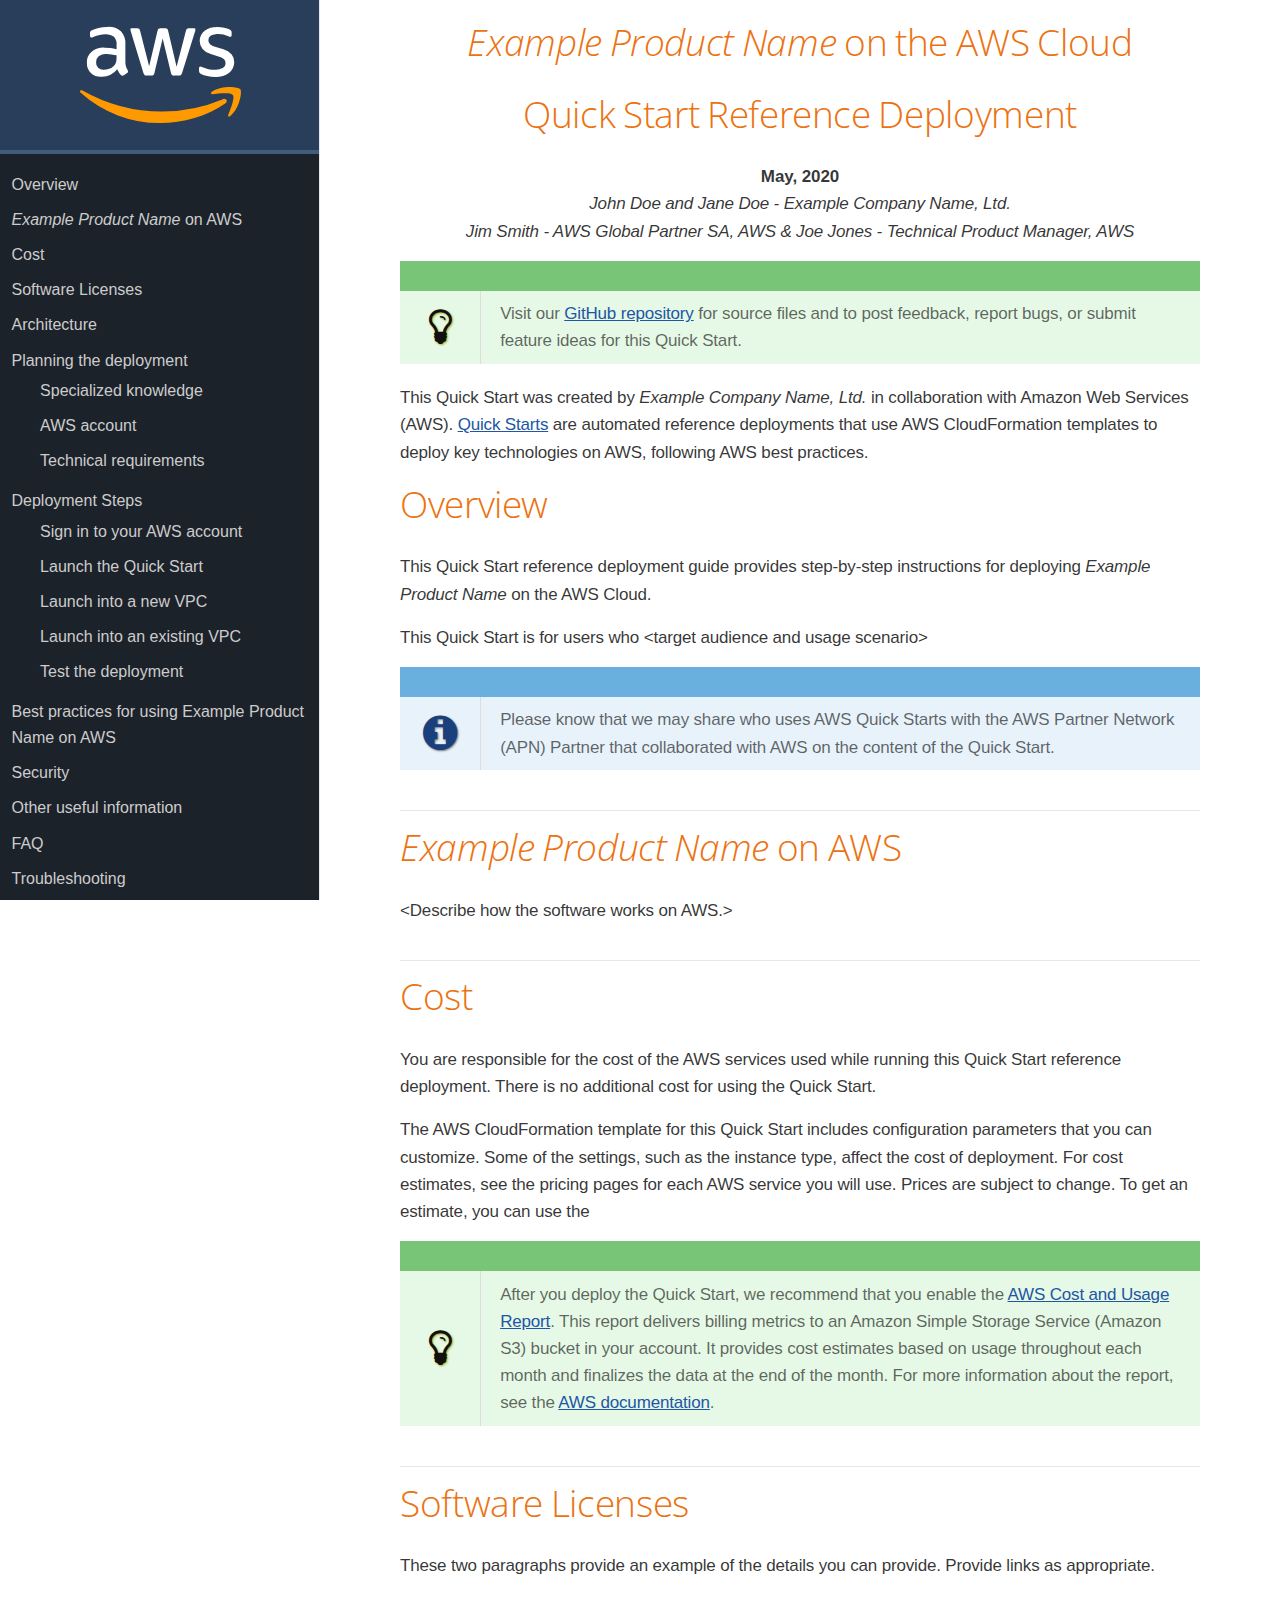
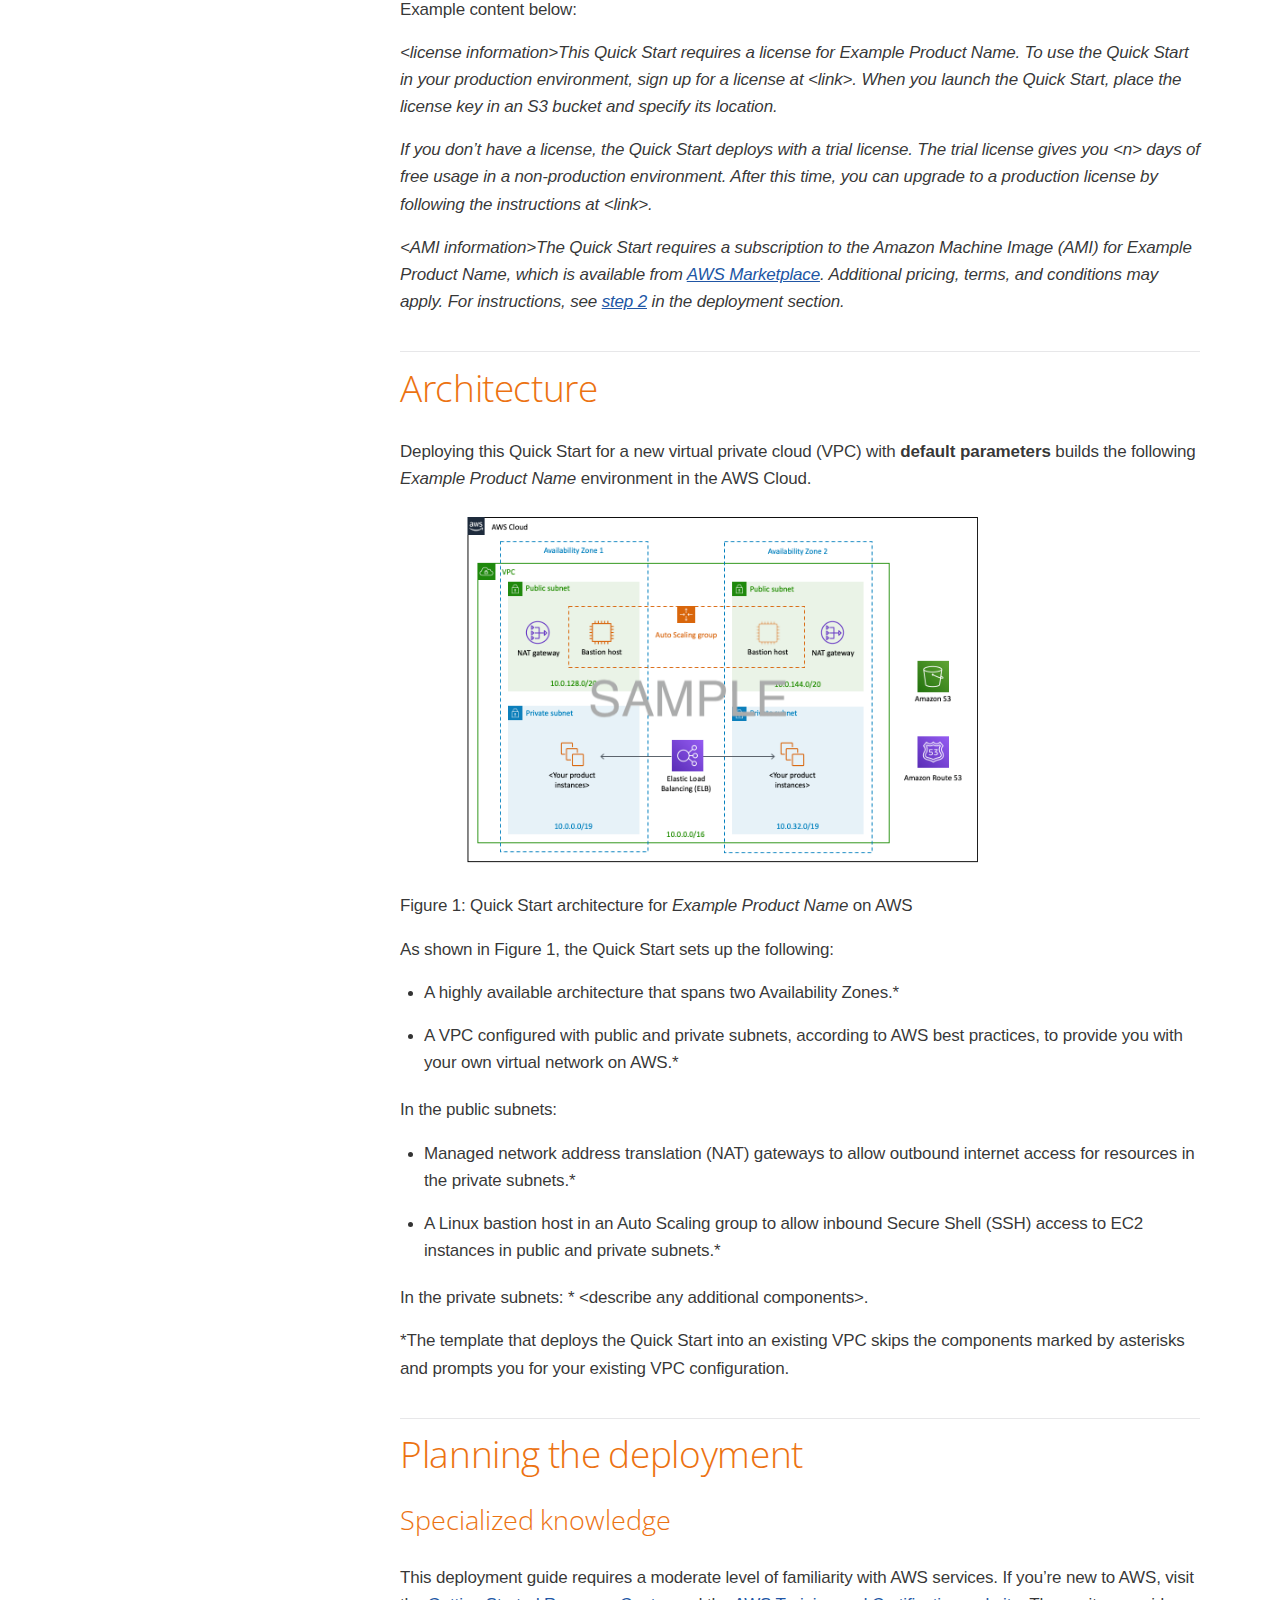
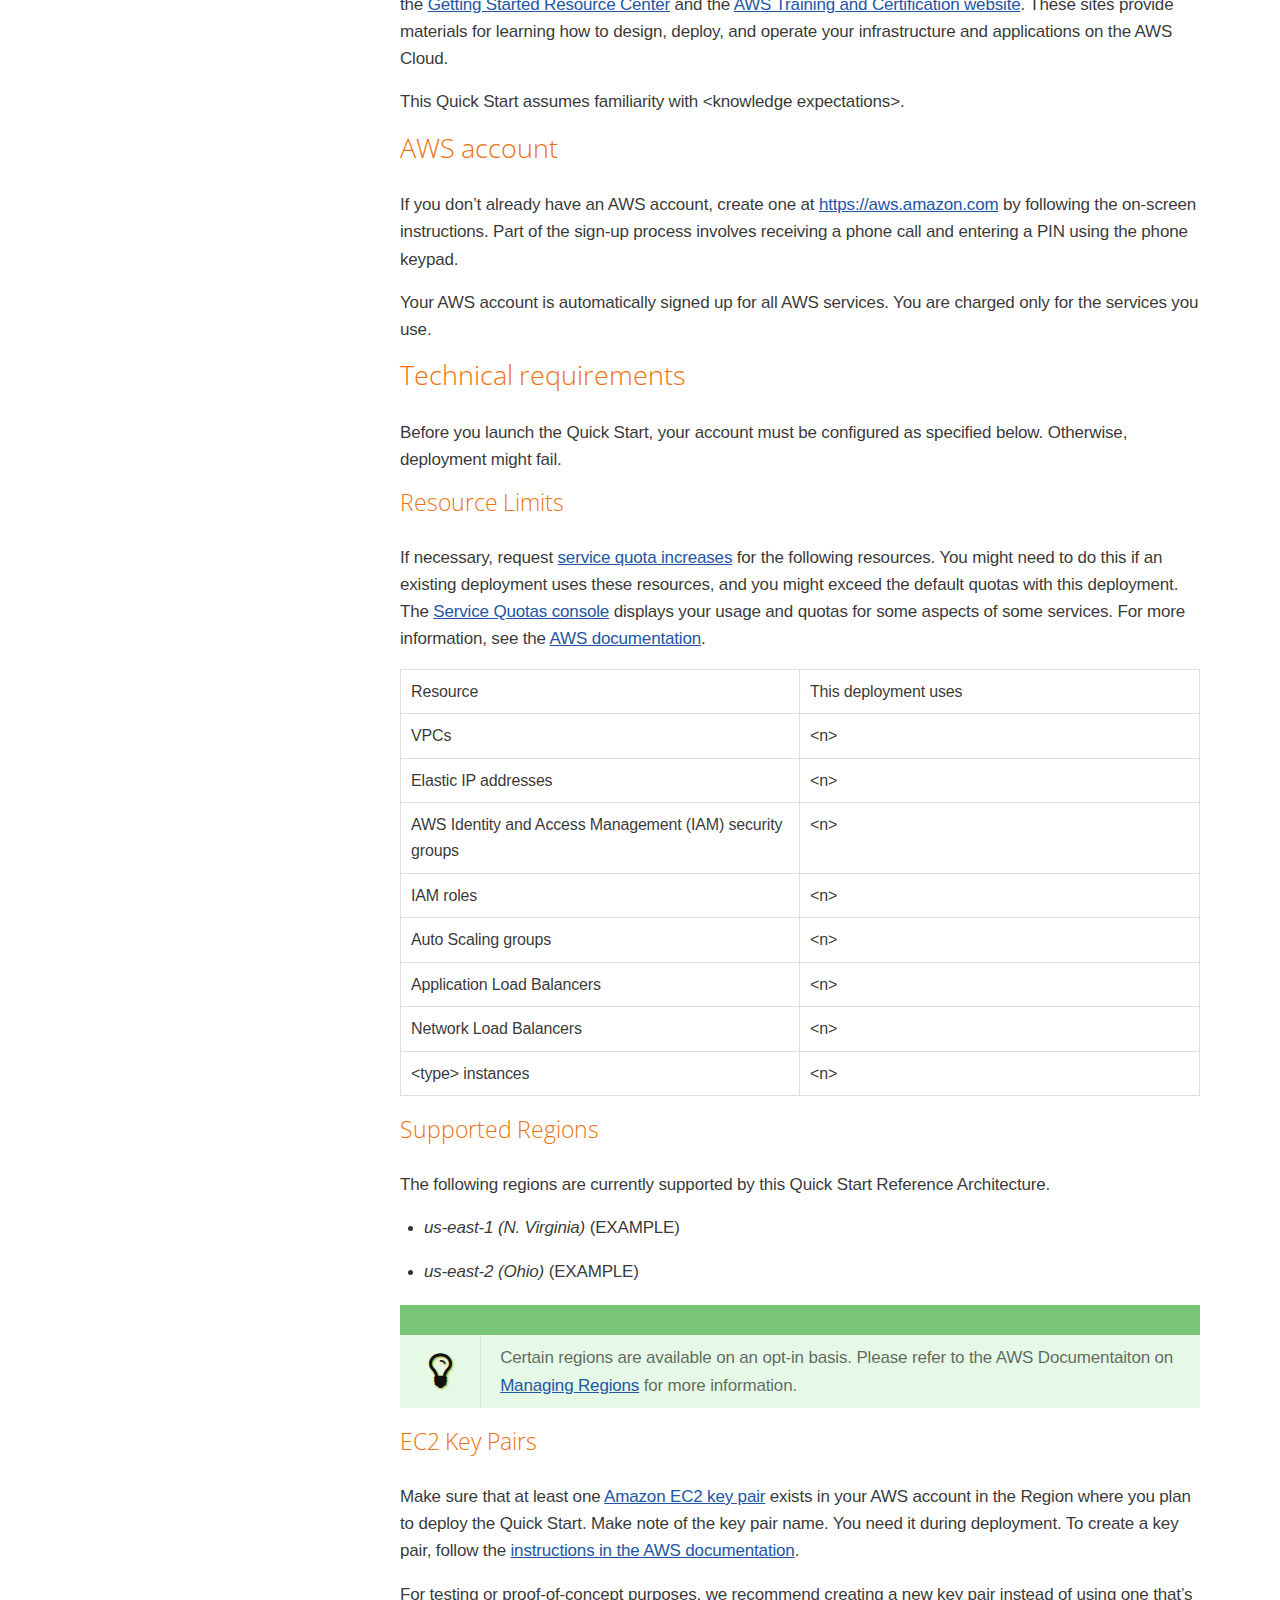
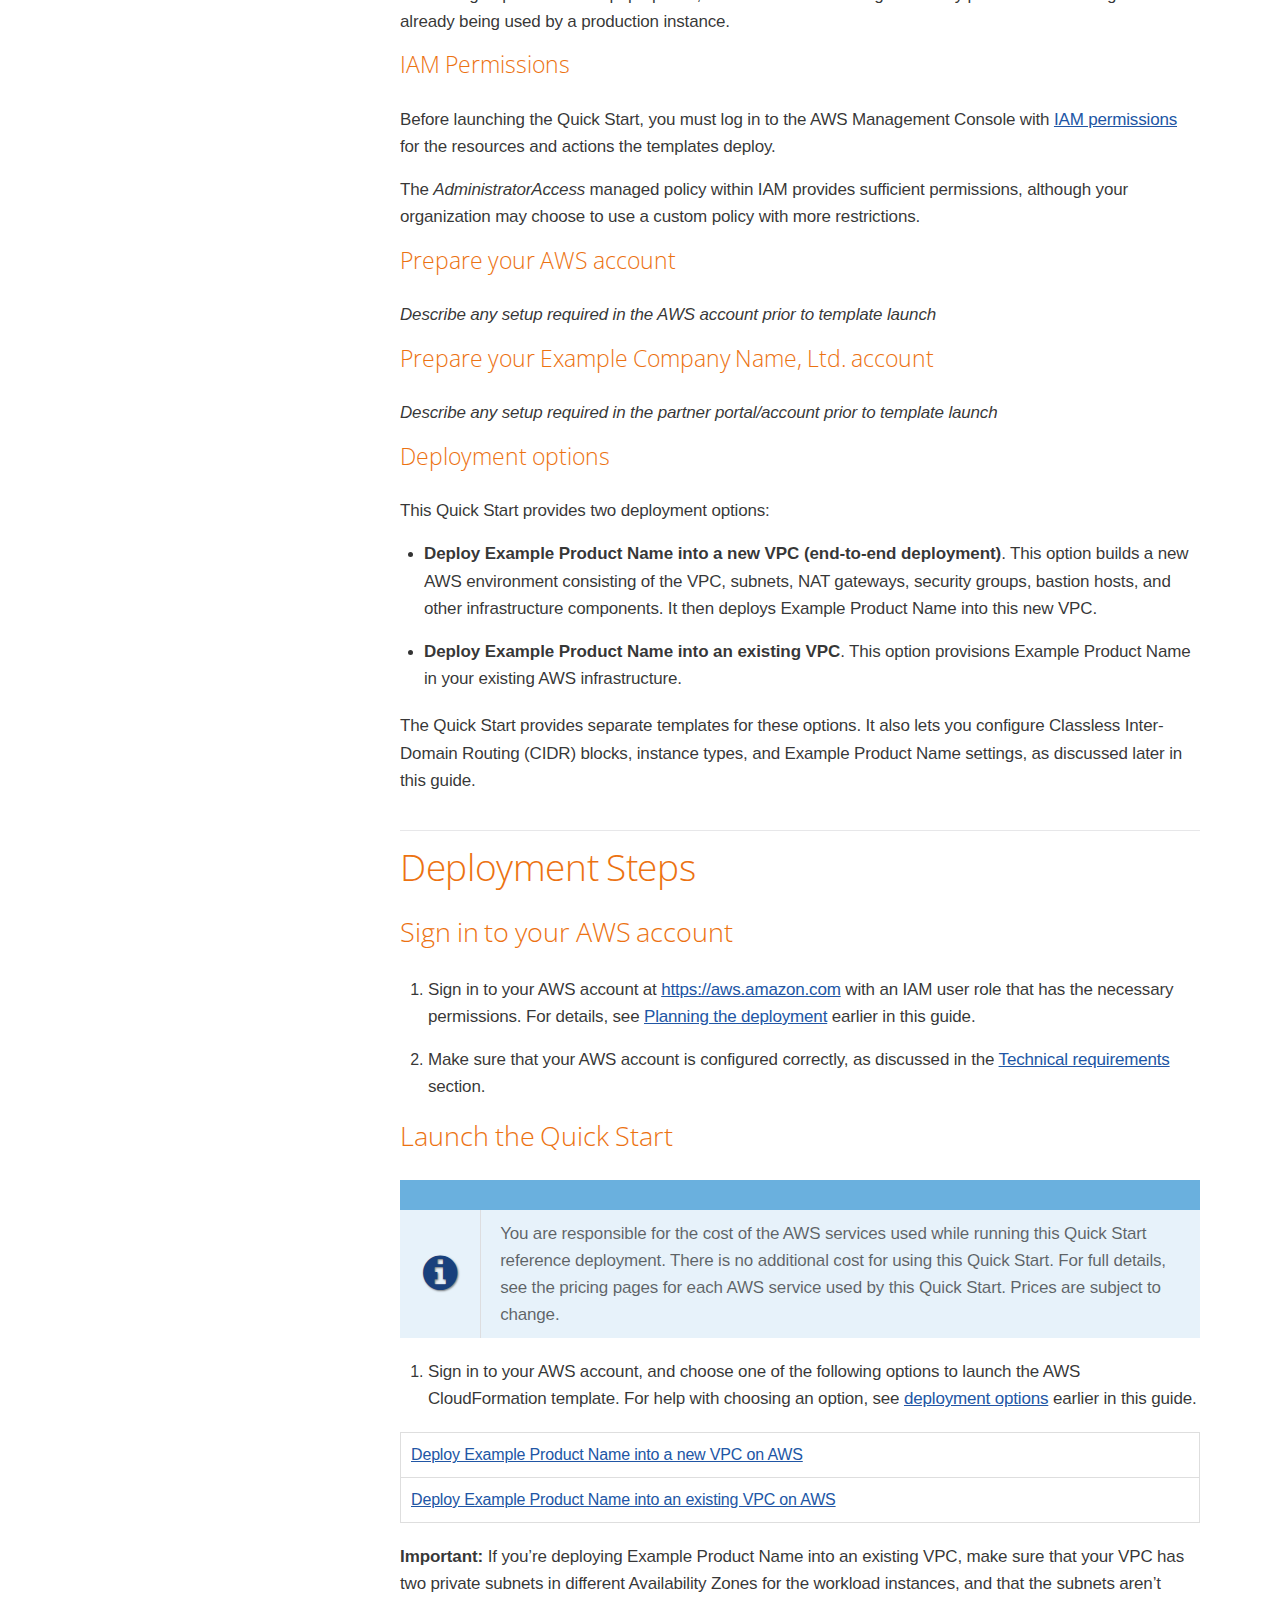
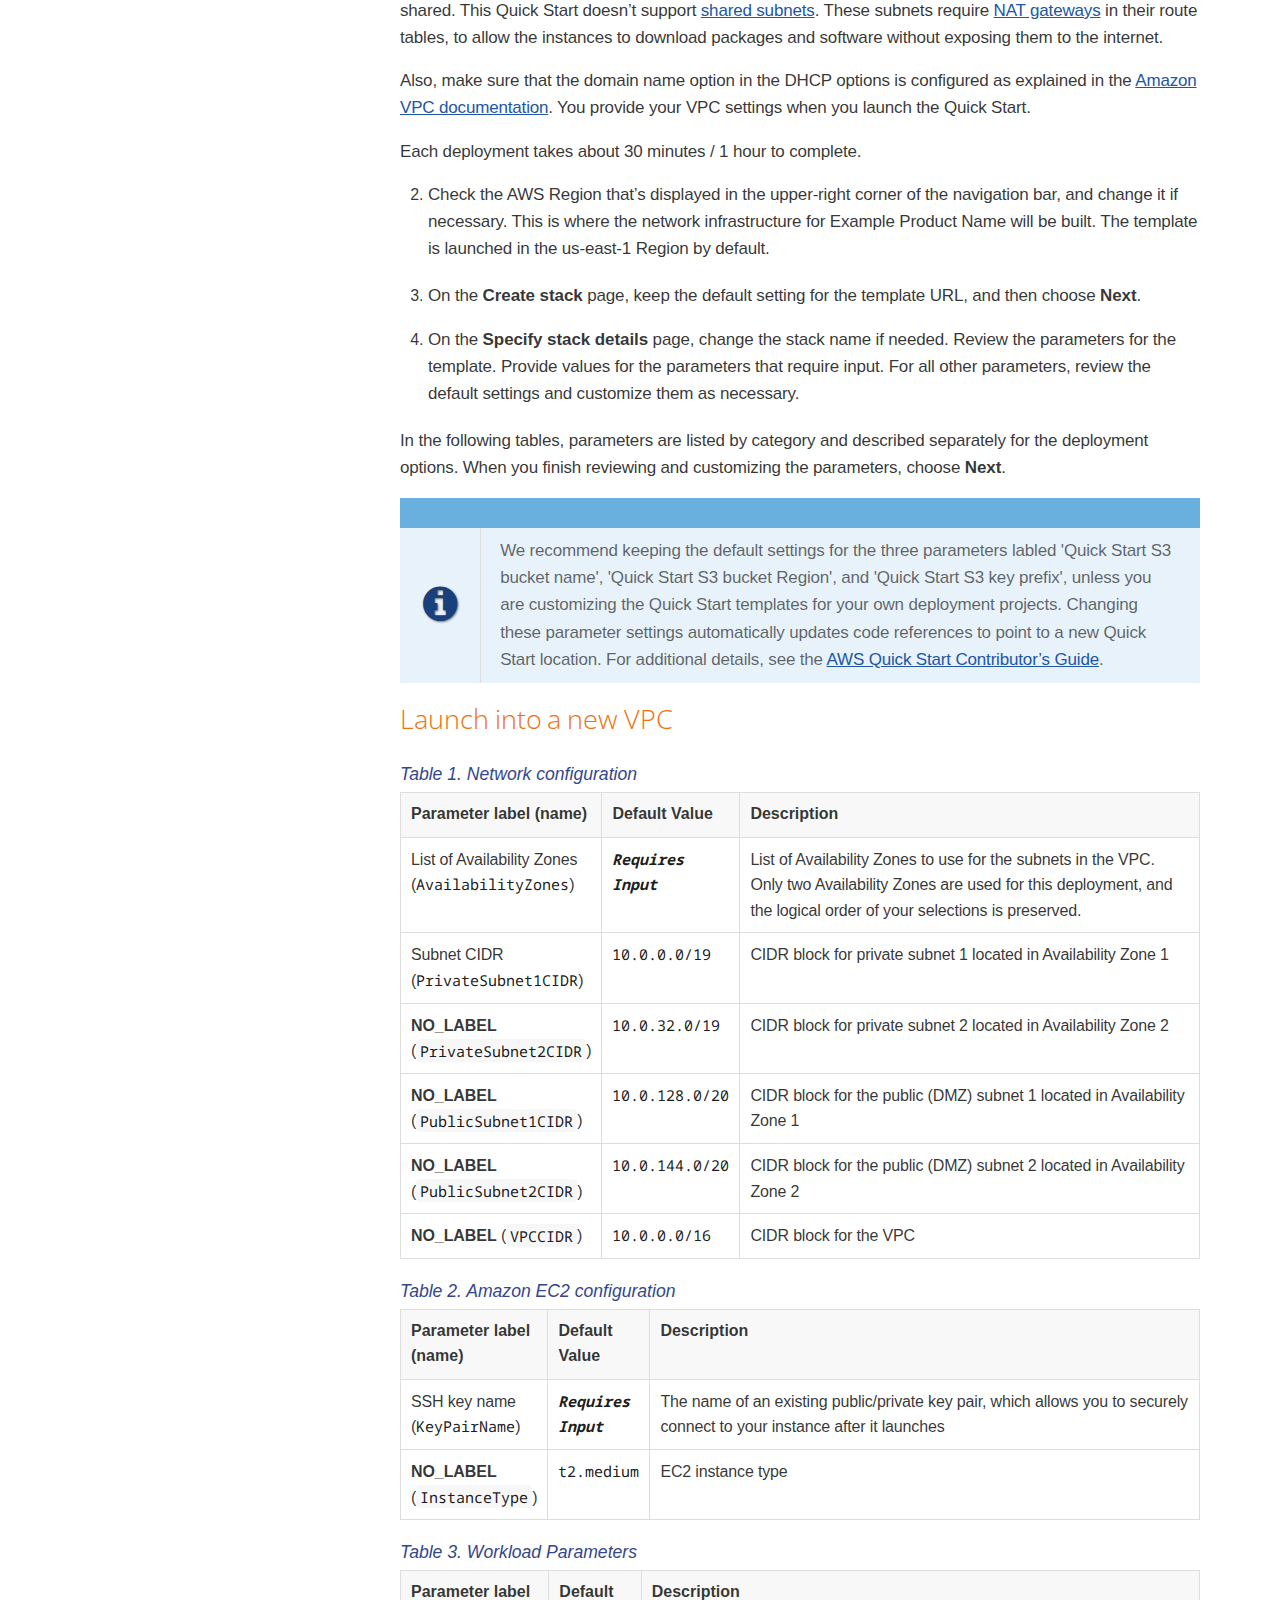
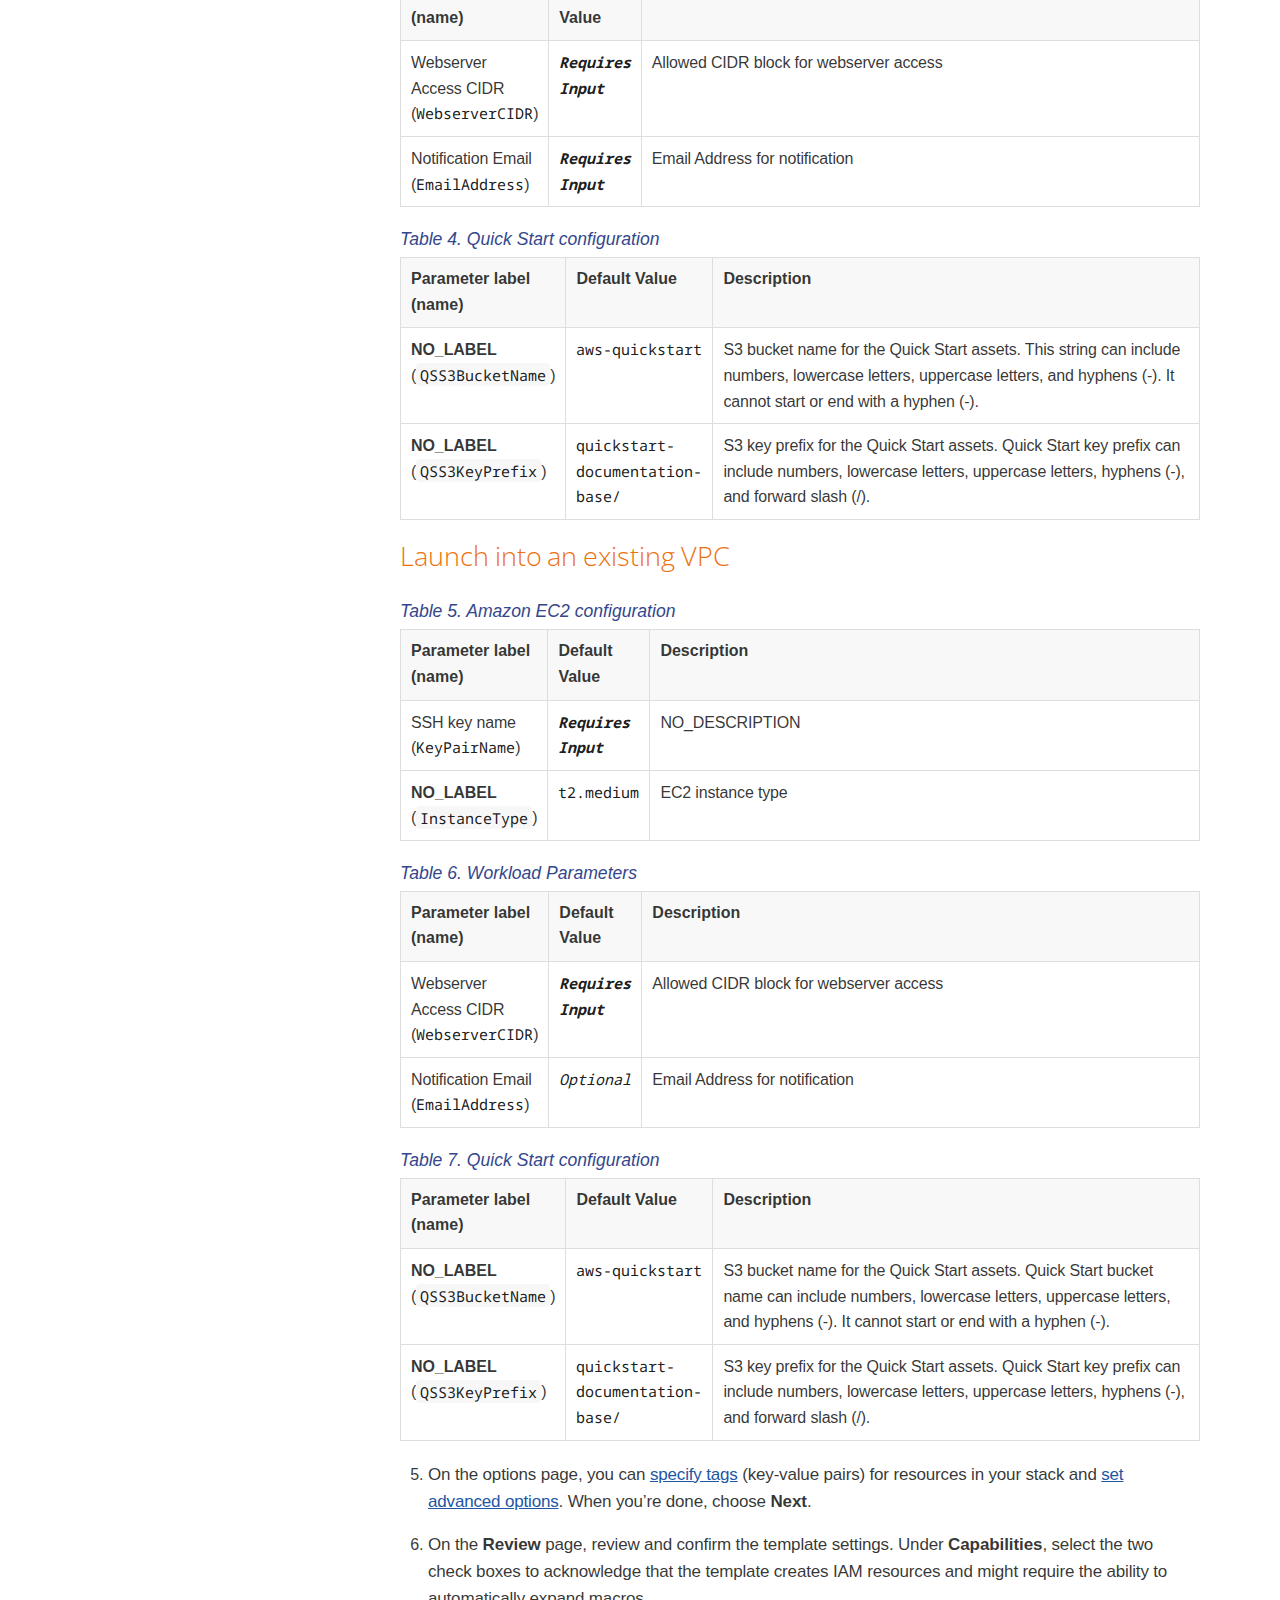
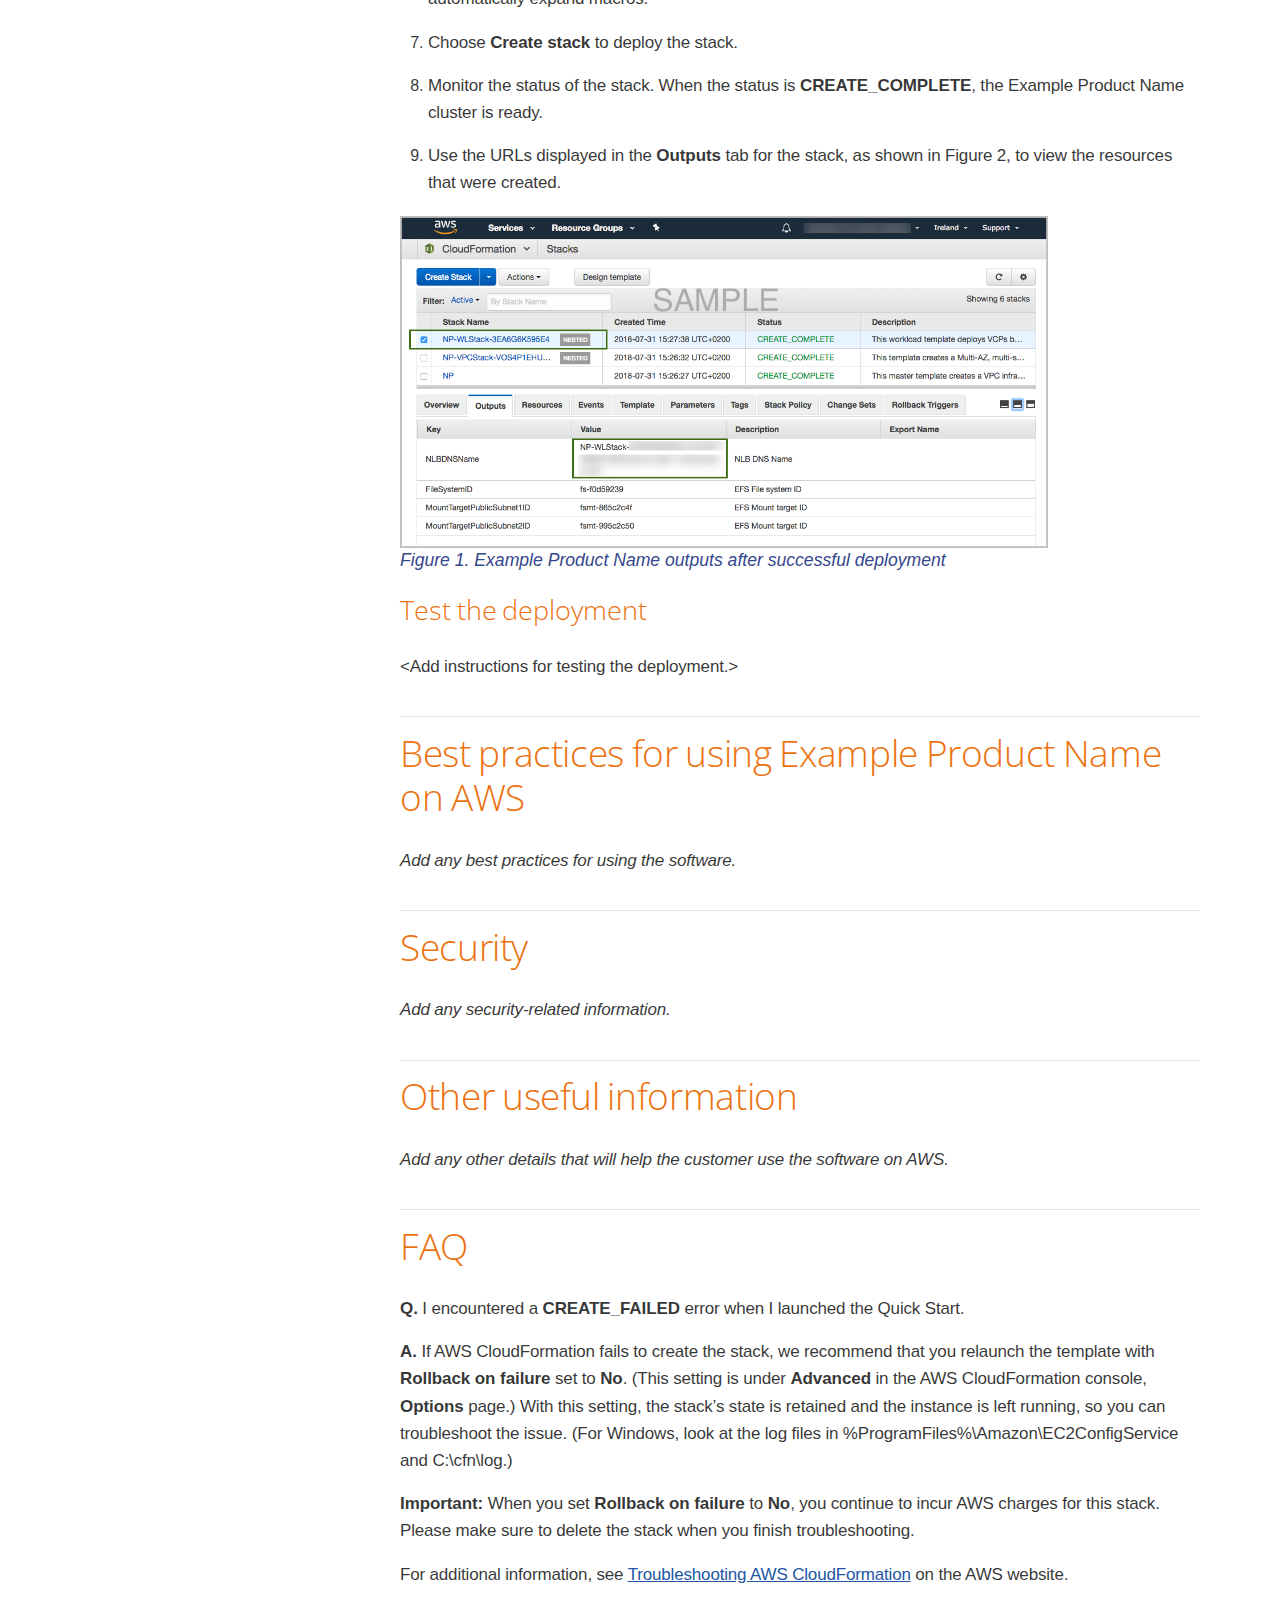
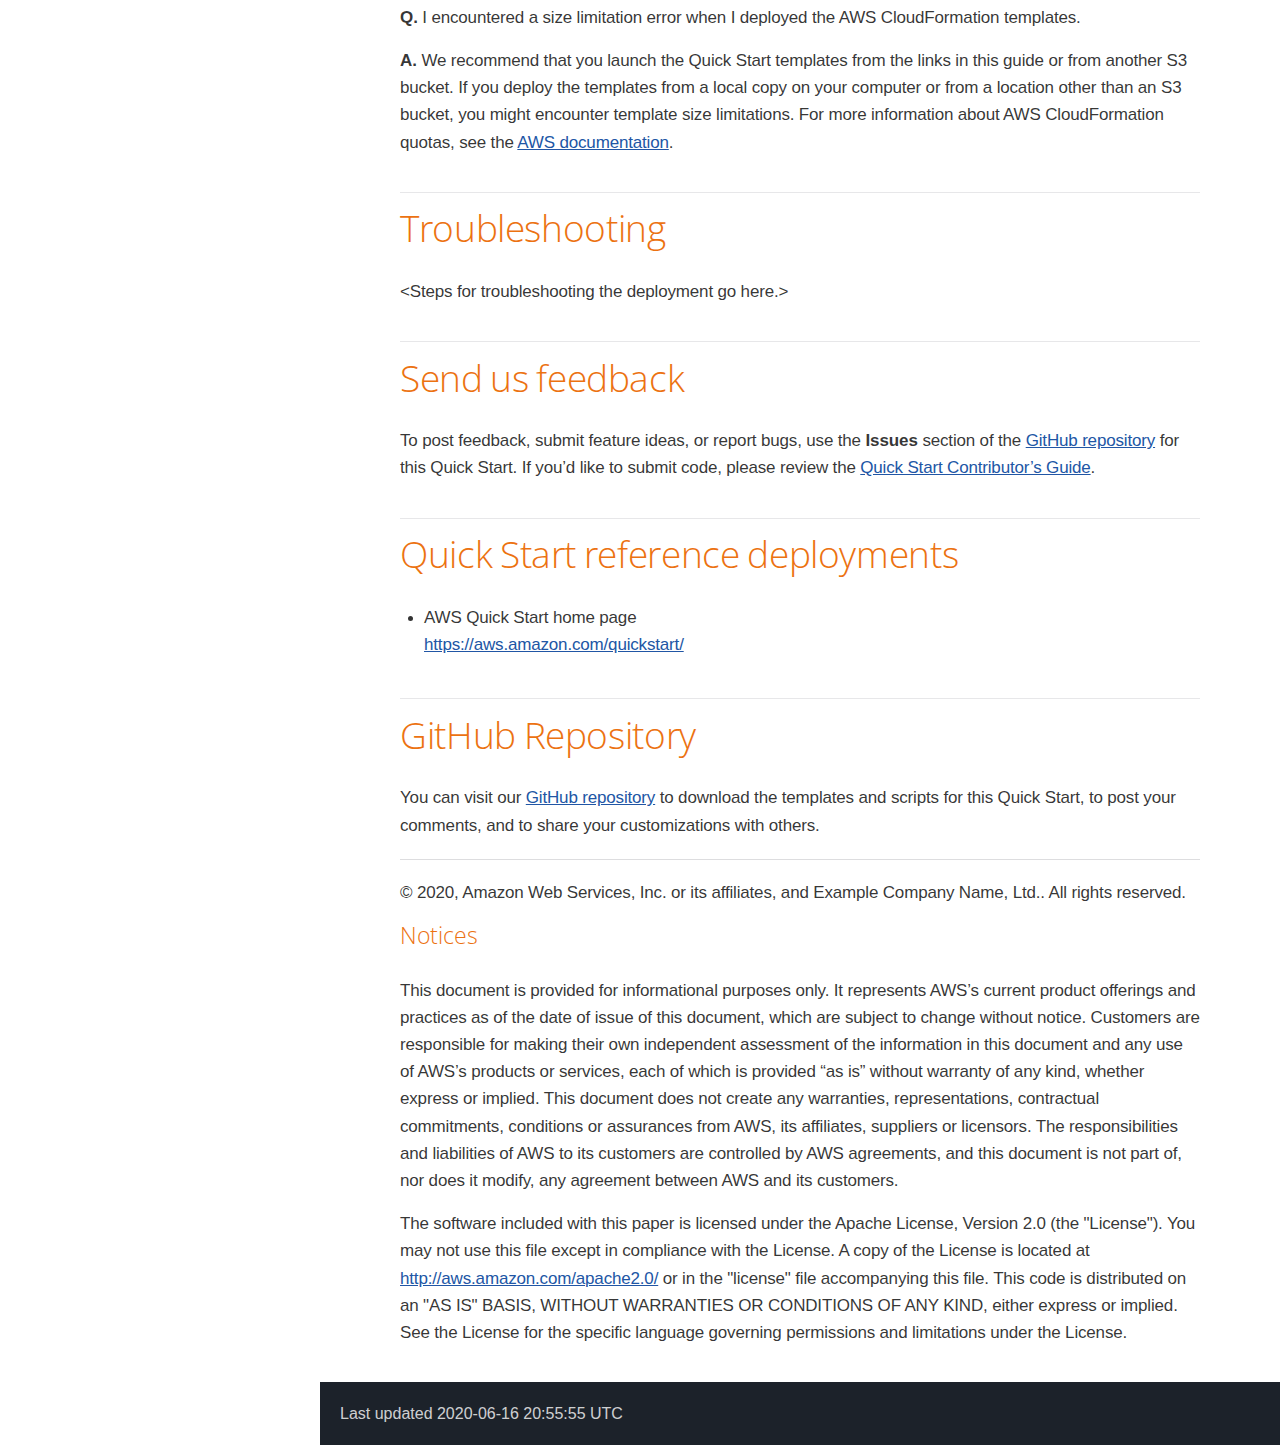
<file: index.html>
<!DOCTYPE html>
<html lang="en">
<head>
<meta charset="UTF-8">
<meta http-equiv="X-UA-Compatible" content="IE=edge">
<meta name="viewport" content="width=device-width, initial-scale=1.0">
<meta name="generator" content="Asciidoctor 2.0.10">
<title>Example Product Name on the AWS Cloud</title>
<style>

/* Asciidoctor default stylesheet | MIT License | https://asciidoctor.org */
/* Uncomment @import statement to use as custom stylesheet */
@import "https://fonts.googleapis.com/css?family=Open+Sans:300,300italic,400,400italic,600,600italic%7CNoto+Serif:400,400italic,700,700italic%7CDroid+Sans+Mono:400,700";*/
article,aside,details,figcaption,figure,footer,header,hgroup,main,nav,section{display:block}
audio,video{display:inline-block}
audio:not([controls]){display:none;height:0}
html{font-family:sans-serif;-ms-text-size-adjust:100%;-webkit-text-size-adjust:100%}
a{background:none}
a:focus{outline:thin dotted}
a:active,a:hover{outline:0}
h1{font-size:2em;margin:.67em 0}
abbr[title]{border-bottom:1px dotted}
b,strong{font-weight:bold}
dfn{font-style:italic}
hr{-moz-box-sizing:content-box;box-sizing:content-box;height:0}
mark{background:#ff0;color:#000}
code,kbd,pre,samp{font-family:monospace;font-size:1em}
pre{white-space:pre-wrap}
q{quotes:"\201C" "\201D" "\2018" "\2019"}
small{font-size:80%}
sub,sup{font-size:75%;line-height:0;position:relative;vertical-align:baseline}
sup{top:-.5em}
sub{bottom:-.25em}
img{border:0}
svg:not(:root){overflow:hidden}
figure{margin:0}
fieldset{border:1px solid silver;margin:0 2px;padding:.35em .625em .75em}
legend{border:0;padding:0}
button,input,select,textarea{font-family:inherit;font-size:100%;margin:0}
button,input{line-height:normal}
button,select{text-transform:none}
button,html input[type="button"],input[type="reset"],input[type="submit"]{-webkit-appearance:button;cursor:pointer}
button[disabled],html input[disabled]{cursor:default}
input[type="checkbox"],input[type="radio"]{box-sizing:border-box;padding:0}
button::-moz-focus-inner,input::-moz-focus-inner{border:0;padding:0}
textarea{overflow:auto;vertical-align:top}
table{border-collapse:collapse;border-spacing:0}
*,*::before,*::after{-moz-box-sizing:border-box;-webkit-box-sizing:border-box;box-sizing:border-box}
html,body{font-size:100%}
body{background:#fff;color:rgba(0,0,0,.8);padding:0;margin:0;font-family:"Noto Serif","DejaVu Serif",serif;font-weight:400;font-style:normal;line-height:1;position:relative;cursor:auto;tab-size:4;-moz-osx-font-smoothing:grayscale;-webkit-font-smoothing:antialiased}
a:hover{cursor:pointer}
img,object,embed{max-width:100%;height:auto}
object,embed{height:100%}
img{-ms-interpolation-mode:bicubic}
.left{float:left!important}
.right{float:right!important}
.text-left{text-align:left!important}
.text-right{text-align:right!important}
.text-center{text-align:center!important}
.text-justify{text-align:justify!important}
.hide{display:none}
img,object,svg{display:inline-block;vertical-align:middle}
textarea{height:auto;min-height:50px}
select{width:100%}
.center{margin-left:auto;margin-right:auto}
.stretch{width:100%}
.subheader,.admonitionblock td.content>.title,.audioblock>.title,.exampleblock>.title,.imageblock>.title,.listingblock>.title,.literalblock>.title,.stemblock>.title,.openblock>.title,.paragraph>.title,.quoteblock>.title,table.tableblock>.title,.verseblock>.title,.videoblock>.title,.dlist>.title,.olist>.title,.ulist>.title,.qlist>.title,.hdlist>.title{line-height:1.45;color:#7a2518;font-weight:400;margin-top:0;margin-bottom:.25em}
div,dl,dt,dd,ul,ol,li,h1,h2,h3,#toctitle,.sidebarblock>.content>.title,h4,h5,h6,pre,form,p,blockquote,th,td{margin:0;padding:0;direction:ltr}
a{color:#2156a5;text-decoration:underline;line-height:inherit}
a:hover,a:focus{color:#1d4b8f}
a img{border:0}
p{font-family:inherit;font-weight:400;font-size:1em;line-height:1.6;margin-bottom:1.25em;text-rendering:optimizeLegibility}
p aside{font-size:.875em;line-height:1.35;font-style:italic}
h1,h2,h3,#toctitle,.sidebarblock>.content>.title,h4,h5,h6{font-family:"Open Sans","DejaVu Sans",sans-serif;font-weight:300;font-style:normal;color:#34478c;text-rendering:optimizeLegibility;margin-top:1em;margin-bottom:.5em;line-height:1.0125em}
h1 small,h2 small,h3 small,#toctitle small,.sidebarblock>.content>.title small,h4 small,h5 small,h6 small{font-size:60%;color:#e99b8f;line-height:0}
h1{font-size:2.125em}
h2{font-size:1.6875em}
h3,#toctitle,.sidebarblock>.content>.title{font-size:1.375em}
h4,h5{font-size:1.125em}
h6{font-size:1em}
hr{border:solid #dddddf;border-width:1px 0 0;clear:both;margin:1.25em 0 1.1875em;height:0}
em,i{font-style:italic;line-height:inherit}
strong,b{font-weight:bold;line-height:inherit}
small{font-size:60%;line-height:inherit}
code{font-family:"Droid Sans Mono","DejaVu Sans Mono",monospace;font-weight:400;color:rgba(0,0,0,.9)}
ul,ol,dl{font-size:1em;line-height:1.6;margin-bottom:1.25em;list-style-position:outside;font-family:inherit}
ul,ol{margin-left:1.5em}
ul li ul,ul li ol{margin-left:1.25em;margin-bottom:0;font-size:1em}
ul.square li ul,ul.circle li ul,ul.disc li ul{list-style:inherit}
ul.square{list-style-type:square}
ul.circle{list-style-type:circle}
ul.disc{list-style-type:disc}
ol li ul,ol li ol{margin-left:1.25em;margin-bottom:0}
dl dt{margin-bottom:.3125em;font-weight:bold}
dl dd{margin-bottom:1.25em}
abbr,acronym{text-transform:uppercase;font-size:90%;color:rgba(0,0,0,.8);border-bottom:1px dotted #ddd;cursor:help}
abbr{text-transform:none}
blockquote{margin:0 0 1.25em;padding:.5625em 1.25em 0 1.1875em;border-left:1px solid #ddd}
blockquote cite{display:block;font-size:.9375em;color:rgba(0,0,0,.6)}
blockquote cite::before{content:"\2014 \0020"}
blockquote cite a,blockquote cite a:visited{color:rgba(0,0,0,.6)}
blockquote,blockquote p{line-height:1.6;color:rgba(0,0,0,.85)}
@media screen and (min-width:768px){h1,h2,h3,#toctitle,.sidebarblock>.content>.title,h4,h5,h6{line-height:1.2}
h1{font-size:2.75em}
h2{font-size:2.3125em}
h3,#toctitle,.sidebarblock>.content>.title{font-size:1.6875em}
h4{font-size:1.4375em}}
table{background:#fff;margin-bottom:1.25em;border:solid 1px #dedede}
table thead,table tfoot{background:#f7f8f7}
table thead tr th,table thead tr td,table tfoot tr th,table tfoot tr td{padding:.5em .625em .625em;font-size:inherit;color:rgba(0,0,0,.8);text-align:left}
table tr th,table tr td{padding:.5625em .625em;font-size:inherit;color:rgba(0,0,0,.8)}
table tr.even,table tr.alt{background:#f8f8f7}
table thead tr th,table tfoot tr th,table tbody tr td,table tr td,table tfoot tr td{display:table-cell;line-height:1.6}
h1,h2,h3,#toctitle,.sidebarblock>.content>.title,h4,h5,h6{line-height:1.2;word-spacing:-.05em}
h1 strong,h2 strong,h3 strong,#toctitle strong,.sidebarblock>.content>.title strong,h4 strong,h5 strong,h6 strong{font-weight:400}
.clearfix::before,.clearfix::after,.float-group::before,.float-group::after{content:" ";display:table}
.clearfix::after,.float-group::after{clear:both}
:not(pre):not([class^=L])>code{font-size:.9375em;font-style:normal!important;letter-spacing:0;padding:.1em .5ex;word-spacing:-.15em;background:#f7f7f8;-webkit-border-radius:4px;border-radius:4px;line-height:1.45;text-rendering:optimizeSpeed;word-wrap:break-word}
:not(pre)>code.nobreak{word-wrap:normal}
:not(pre)>code.nowrap{white-space:nowrap}
pre{color:rgba(0,0,0,.9);font-family:"Droid Sans Mono","DejaVu Sans Mono",monospace;line-height:1.45;text-rendering:optimizeSpeed}
pre code,pre pre{color:inherit;font-size:inherit;line-height:inherit}
pre>code{display:block}
pre.nowrap,pre.nowrap pre{white-space:pre;word-wrap:normal}
em em{font-style:normal}
strong strong{font-weight:400}
.keyseq{color:rgba(51,51,51,.8)}
kbd{font-family:"Droid Sans Mono","DejaVu Sans Mono",monospace;display:inline-block;color:rgba(0,0,0,.8);font-size:.65em;line-height:1.45;background:#f7f7f7;border:1px solid #ccc;-webkit-border-radius:3px;border-radius:3px;-webkit-box-shadow:0 1px 0 rgba(0,0,0,.2),0 0 0 .1em white inset;box-shadow:0 1px 0 rgba(0,0,0,.2),0 0 0 .1em #fff inset;margin:0 .15em;padding:.2em .5em;vertical-align:middle;position:relative;top:-.1em;white-space:nowrap}
.keyseq kbd:first-child{margin-left:0}
.keyseq kbd:last-child{margin-right:0}
.menuseq,.menuref{color:#000}
.menuseq b:not(.caret),.menuref{font-weight:inherit}
.menuseq{word-spacing:-.02em}
.menuseq b.caret{font-size:1.25em;line-height:.8}
.menuseq i.caret{font-weight:bold;text-align:center;width:.45em}
b.button::before,b.button::after{position:relative;top:-1px;font-weight:400}
b.button::before{content:"[";padding:0 3px 0 2px}
b.button::after{content:"]";padding:0 2px 0 3px}
p a>code:hover{color:rgba(0,0,0,.9)}
#header,#content,#footnotes,#footer{width:100%;margin-left:auto;margin-right:auto;margin-top:0;margin-bottom:0;max-width:62.5em;*zoom:1;position:relative;padding-left:.9375em;padding-right:.9375em}
#header::before,#header::after,#content::before,#content::after,#footnotes::before,#footnotes::after,#footer::before,#footer::after{content:" ";display:table}
#header::after,#content::after,#footnotes::after,#footer::after{clear:both}
#content{margin-top:1.25em}
#content::before{content:none}
#header>h1:first-child{color:rgba(0,0,0,.85);margin-top:2.25rem;margin-bottom:0}
#header>h1:first-child+#toc{margin-top:8px;border-top:1px solid #dddddf}
#header>h1:only-child,body.toc2 #header>h1:nth-last-child(2){border-bottom:1px solid #dddddf;padding-bottom:8px}
#header .details{border-bottom:1px solid #dddddf;line-height:1.45;padding-top:.25em;padding-bottom:.25em;padding-left:.25em;color:rgba(0,0,0,.6);display:-ms-flexbox;display:-webkit-flex;display:flex;-ms-flex-flow:row wrap;-webkit-flex-flow:row wrap;flex-flow:row wrap}
#header .details span:first-child{margin-left:-.125em}
#header .details span.email a{color:rgba(0,0,0,.85)}
#header .details br{display:none}
#header .details br+span::before{content:"\00a0\2013\00a0"}
#header .details br+span.author::before{content:"\00a0\22c5\00a0";color:rgba(0,0,0,.85)}
#header .details br+span#revremark::before{content:"\00a0|\00a0"}
#header #revnumber{text-transform:capitalize}
#header #revnumber::after{content:"\00a0"}
#content>h1:first-child:not([class]){color:rgba(0,0,0,.85);border-bottom:1px solid #dddddf;padding-bottom:8px;margin-top:0;padding-top:1rem;margin-bottom:1.25rem}
#toc{
  border-bottom:1px solid #e7e7e9;
  padding-bottom:.5em;
  width: 230px;
}
#toc>ul{margin-left:.125em}
#toc ul.sectlevel0>li>a{font-style:italic}
#toc ul.sectlevel0 ul.sectlevel1{margin:.5em 0}
#toc ul{font-family:"Open Sans","DejaVu Sans",sans-serif;list-style-type:none}
#toc li{line-height:1.3334;margin-top:.3334em}
#toc a{
  font-family: "Work Sans", "Helvetica", "Tahoma", "Geneva", "Arial", sans-serif;
  text-decoration:none;
  color:#ccc;
  display: block;
  font-size:1rem;
  line-height: 2rem;
}
#toc a:hover{color:#e6e6e6}
#toc a:active{
  text-decoration:none;
  color:#777;
}
#toctitle{
  padding-top:0;
  overflow:hidden;
  background:#283e5b;
  border-bottom: 4px solid #435c7c;
  width:320px;
  height:154px;
  top:0;
  left:0;
  color: #283e5b;
}
@media screen and (min-width:768px){#toctitle{font-size:1.375em}
body.toc2{padding-left:15em;padding-right:0}
#toc.toc2{margin-top:0!important;background:#1c222a;position:fixed;width:15em;left:0;top:0;border-right:1px solid #e7e7e9;border-top-width:0!important;border-bottom-width:0!important;z-index:1000;/*! padding:1.25em 1em; */height:100%;overflow:auto;padding-right: 0px;}
#toc.toc2 #toctitle{margin-top:0;margin-bottom:.8rem;font-size:1.2em}
#toc.toc2>ul{font-size:.9em;margin-bottom:0}
#toc.toc2 ul ul{margin-left:0;padding-left:1em}
#toc.toc2 ul.sectlevel0 ul.sectlevel1{padding-left:0;margin-top:.5em;margin-bottom:.5em}
body.toc2.toc-right{padding-left:0;padding-right:15em}
body.toc2.toc-right #toc.toc2{border-right-width:0;border-left:1px solid #e7e7e9;left:auto;right:0}}
@media screen and (min-width:1280px){body.toc2{padding-left:20em;padding-right:0}
#toc.toc2{width:20em}
#toc.toc2 #toctitle{
  font-size:1.375em;
  background-repeat: no-repeat;
  background-size: 160.8px 136.483px;
  background-position: center;
  }
#toc.toc2>ul{font-size:.95em}
#toc.toc2 ul ul{padding-left:1.25em}
body.toc2.toc-right{padding-left:0;padding-right:20em}}
#content #toc{border-style:solid;border-width:1px;border-color:#e0e0dc;margin-bottom:1.25em;padding:1.25em;background:#f8f8f7;-webkit-border-radius:4px;border-radius:4px}
#content #toc>:first-child{margin-top:0}
#content #toc>:last-child{margin-bottom:0}
#footer{max-width:100%;background:#1c222a;padding:1.25em}
#footer-text{color:rgba(255,255,255,.8);line-height:1.44;/*! background: #e6e6e6; */}
#content{margin-bottom:.625em}
.sect1{padding-bottom:.625em}
@media screen and (min-width:768px){#content{margin-bottom:1.25em}
.sect1{padding-bottom:1.25em}}
.sect1:last-child{padding-bottom:0}
.sect1+.sect1{border-top:1px solid #e7e7e9}
#content h1>a.anchor,h2>a.anchor,h3>a.anchor,#toctitle>a.anchor,.sidebarblock>.content>.title>a.anchor,h4>a.anchor,h5>a.anchor,h6>a.anchor{position:absolute;z-index:1001;width:1.5ex;margin-left:-1.5ex;display:block;text-decoration:none!important;visibility:hidden;text-align:center;font-weight:400}
#content h1>a.anchor::before,h2>a.anchor::before,h3>a.anchor::before,#toctitle>a.anchor::before,.sidebarblock>.content>.title>a.anchor::before,h4>a.anchor::before,h5>a.anchor::before,h6>a.anchor::before{content:"\00A7";font-size:.85em;display:block;padding-top:.1em}
#content h1:hover>a.anchor,#content h1>a.anchor:hover,h2:hover>a.anchor,h2>a.anchor:hover,h3:hover>a.anchor,#toctitle:hover>a.anchor,.sidebarblock>.content>.title:hover>a.anchor,h3>a.anchor:hover,#toctitle>a.anchor:hover,.sidebarblock>.content>.title>a.anchor:hover,h4:hover>a.anchor,h4>a.anchor:hover,h5:hover>a.anchor,h5>a.anchor:hover,h6:hover>a.anchor,h6>a.anchor:hover{visibility:visible}
#content h1>a.link,h2>a.link,h3>a.link,#toctitle>a.link,.sidebarblock>.content>.title>a.link,h4>a.link,h5>a.link,h6>a.link{color:#ba3925;text-decoration:none}
#content h1>a.link:hover,h2>a.link:hover,h3>a.link:hover,#toctitle>a.link:hover,.sidebarblock>.content>.title>a.link:hover,h4>a.link:hover,h5>a.link:hover,h6>a.link:hover{color:#a53221}
details,.audioblock,.imageblock,.literalblock,.listingblock,.stemblock,.videoblock{margin-bottom:1.25em}
details>summary:first-of-type{cursor:pointer;display:list-item;outline:none;margin-bottom:.75em}
.admonitionblock td.content>.title,.audioblock>.title,.exampleblock>.title,.imageblock>.title,.listingblock>.title,.literalblock>.title,.stemblock>.title,.openblock>.title,.paragraph>.title,.quoteblock>.title,table.tableblock>.title,.verseblock>.title,.videoblock>.title,.dlist>.title,.olist>.title,.ulist>.title,.qlist>.title,.hdlist>.title{text-rendering:optimizeLegibility;text-align:left;font-family:"Noto Serif","DejaVu Serif",serif;font-size:1rem;font-style:italic}
table.tableblock.fit-content>caption.title{white-space:nowrap;width:0}
.paragraph.lead>p,#preamble>.sectionbody>[class="paragraph"]:first-of-type p{font-size:1.21875em;line-height:1.6;color:rgba(0,0,0,.85)}
table.tableblock #preamble>.sectionbody>[class="paragraph"]:first-of-type p{font-size:inherit}
.admonitionblock>table{border-collapse:separate;border:0;background:none;width:100%}
.admonitionblock>table td.icon{text-align:center;width:80px}
.admonitionblock>table td.icon img{max-width:none}
.admonitionblock>table td.icon .title{font-weight:bold;font-family:"Open Sans","DejaVu Sans",sans-serif;text-transform:uppercase}
.admonitionblock>table td.content{padding-left:1.125em;padding-right:1.25em;border-left:1px solid #dddddf;color:rgba(0,0,0,.6)}
.admonitionblock>table td.content>:last-child>:last-child{margin-bottom:0}
.exampleblock>.content{border-style:solid;border-width:1px;border-color:#e6e6e6;margin-bottom:1.25em;padding:1.25em;background:#fff;-webkit-border-radius:4px;border-radius:4px}
.exampleblock>.content>:first-child{margin-top:0}
.exampleblock>.content>:last-child{margin-bottom:0}
.sidebarblock{border-style:solid;border-width:1px;border-color:#dbdbd6;margin-bottom:1.25em;padding:1.25em;background:#f3f3f2;-webkit-border-radius:4px;border-radius:4px}
.sidebarblock>:first-child{margin-top:0}
.sidebarblock>:last-child{margin-bottom:0}
.sidebarblock>.content>.title{color:#7a2518;margin-top:0;text-align:center}
.exampleblock>.content>:last-child>:last-child,.exampleblock>.content .olist>ol>li:last-child>:last-child,.exampleblock>.content .ulist>ul>li:last-child>:last-child,.exampleblock>.content .qlist>ol>li:last-child>:last-child,.sidebarblock>.content>:last-child>:last-child,.sidebarblock>.content .olist>ol>li:last-child>:last-child,.sidebarblock>.content .ulist>ul>li:last-child>:last-child,.sidebarblock>.content .qlist>ol>li:last-child>:last-child{margin-bottom:0}
.literalblock pre,.listingblock>.content>pre{-webkit-border-radius:4px;border-radius:4px;word-wrap:break-word;overflow-x:auto;padding:1em;font-size:.8125em}
@media screen and (min-width:768px){.literalblock pre,.listingblock>.content>pre{font-size:.90625em}}
@media screen and (min-width:1280px){.literalblock pre,.listingblock>.content>pre{font-size:1em}}
.literalblock pre,.listingblock>.content>pre:not(.highlight),.listingblock>.content>pre[class="highlight"],.listingblock>.content>pre[class^="highlight "]{background:#f7f7f8}
.literalblock.output pre{color:#f7f7f8;background:rgba(0,0,0,.9)}
.listingblock>.content{position:relative}
.listingblock code[data-lang]::before{display:none;content:attr(data-lang);position:absolute;font-size:.75em;top:.425rem;right:.5rem;line-height:1;text-transform:uppercase;color:inherit;opacity:.5}
.listingblock:hover code[data-lang]::before{display:block}
.listingblock.terminal pre .command::before{content:attr(data-prompt);padding-right:.5em;color:inherit;opacity:.5}
.listingblock.terminal pre .command:not([data-prompt])::before{content:"$"}
.listingblock pre.highlightjs{padding:0}
.listingblock pre.highlightjs>code{padding:1em;-webkit-border-radius:4px;border-radius:4px}
.listingblock pre.prettyprint{border-width:0}
.prettyprint{background:#f7f7f8}
pre.prettyprint .linenums{line-height:1.45;margin-left:2em}
pre.prettyprint li{background:none;list-style-type:inherit;padding-left:0}
pre.prettyprint li code[data-lang]::before{opacity:1}
pre.prettyprint li:not(:first-child) code[data-lang]::before{display:none}
table.linenotable{border-collapse:separate;border:0;margin-bottom:0;background:none}
table.linenotable td[class]{color:inherit;vertical-align:top;padding:0;line-height:inherit;white-space:normal}
table.linenotable td.code{padding-left:.75em}
table.linenotable td.linenos{border-right:1px solid currentColor;opacity:.35;padding-right:.5em}
pre.pygments .lineno{border-right:1px solid currentColor;opacity:.35;display:inline-block;margin-right:.75em}
pre.pygments .lineno::before{content:"";margin-right:-.125em}
.quoteblock{margin:0 1em 1.25em 1.5em;display:table}
.quoteblock:not(.excerpt)>.title{margin-left:-1.5em;margin-bottom:.75em}
.quoteblock blockquote,.quoteblock p{color:rgba(0,0,0,.85);font-size:1.15rem;line-height:1.75;word-spacing:.1em;letter-spacing:0;font-style:italic;text-align:justify}
.quoteblock blockquote{margin:0;padding:0;border:0}
.quoteblock blockquote::before{content:"\201c";float:left;font-size:2.75em;font-weight:bold;line-height:.6em;margin-left:-.6em;color:#7a2518;text-shadow:0 1px 2px rgba(0,0,0,.1)}
.quoteblock blockquote>.paragraph:last-child p{margin-bottom:0}
.quoteblock .attribution{margin-top:.75em;margin-right:.5ex;text-align:right}
.verseblock{margin:0 1em 1.25em}
.verseblock pre{font-family:"Open Sans","DejaVu Sans",sans;font-size:1.15rem;color:rgba(0,0,0,.85);font-weight:300;text-rendering:optimizeLegibility}
.verseblock pre strong{font-weight:400}
.verseblock .attribution{margin-top:1.25rem;margin-left:.5ex}
.quoteblock .attribution,.verseblock .attribution{font-size:.9375em;line-height:1.45;font-style:italic}
.quoteblock .attribution br,.verseblock .attribution br{display:none}
.quoteblock .attribution cite,.verseblock .attribution cite{display:block;letter-spacing:-.025em;color:rgba(0,0,0,.6)}
.quoteblock.abstract blockquote::before,.quoteblock.excerpt blockquote::before,.quoteblock .quoteblock blockquote::before{display:none}
.quoteblock.abstract blockquote,.quoteblock.abstract p,.quoteblock.excerpt blockquote,.quoteblock.excerpt p,.quoteblock .quoteblock blockquote,.quoteblock .quoteblock p{line-height:1.6;word-spacing:0}
.quoteblock.abstract{margin:0 1em 1.25em;display:block}
.quoteblock.abstract>.title{margin:0 0 .375em;font-size:1.15em;text-align:center}
.quoteblock.excerpt>blockquote,.quoteblock .quoteblock{padding:0 0 .25em 1em;border-left:.25em solid #dddddf}
.quoteblock.excerpt,.quoteblock .quoteblock{margin-left:0}
.quoteblock.excerpt blockquote,.quoteblock.excerpt p,.quoteblock .quoteblock blockquote,.quoteblock .quoteblock p{color:inherit;font-size:1.0625rem}
.quoteblock.excerpt .attribution,.quoteblock .quoteblock .attribution{color:inherit;text-align:left;margin-right:0}
table.tableblock{max-width:100%;border-collapse:separate}
p.tableblock:last-child{margin-bottom:0}
td.tableblock>.content>:last-child{margin-bottom:-1.25em}
td.tableblock>.content>:last-child.sidebarblock{margin-bottom:0}
table.tableblock,th.tableblock,td.tableblock{border:0 solid #dedede}
table.grid-all>thead>tr>.tableblock,table.grid-all>tbody>tr>.tableblock{border-width:0 1px 1px 0}
table.grid-all>tfoot>tr>.tableblock{border-width:1px 1px 0 0}
table.grid-cols>*>tr>.tableblock{border-width:0 1px 0 0}
table.grid-rows>thead>tr>.tableblock,table.grid-rows>tbody>tr>.tableblock{border-width:0 0 1px}
table.grid-rows>tfoot>tr>.tableblock{border-width:1px 0 0}
table.grid-all>*>tr>.tableblock:last-child,table.grid-cols>*>tr>.tableblock:last-child{border-right-width:0}
table.grid-all>tbody>tr:last-child>.tableblock,table.grid-all>thead:last-child>tr>.tableblock,table.grid-rows>tbody>tr:last-child>.tableblock,table.grid-rows>thead:last-child>tr>.tableblock{border-bottom-width:0}
table.frame-all{border-width:1px}
table.frame-sides{border-width:0 1px}
table.frame-topbot,table.frame-ends{border-width:1px 0}
table.stripes-all tr,table.stripes-odd tr:nth-of-type(odd),table.stripes-even tr:nth-of-type(even),table.stripes-hover tr:hover{background:#f8f8f7}
th.halign-left,td.halign-left{text-align:left}
th.halign-right,td.halign-right{text-align:right}
th.halign-center,td.halign-center{text-align:center}
th.valign-top,td.valign-top{vertical-align:top}
th.valign-bottom,td.valign-bottom{vertical-align:bottom}
th.valign-middle,td.valign-middle{vertical-align:middle}
table thead th,table tfoot th{font-weight:bold}
tbody tr th{display:table-cell;line-height:1.6;background:#f7f8f7}
tbody tr th,tbody tr th p,tfoot tr th,tfoot tr th p{color:rgba(0,0,0,.8);font-weight:bold}
p.tableblock>code:only-child{background:none;padding:0}
p.tableblock{font-size:1em}
ol{margin-left:1.75em}
ul li ol{margin-left:1.5em}
dl dd{margin-left:1.125em}
dl dd:last-child,dl dd:last-child>:last-child{margin-bottom:0}
ol>li p,ul>li p,ul dd,ol dd,.olist .olist,.ulist .ulist,.ulist .olist,.olist .ulist{margin-bottom:.625em}
ul.checklist,ul.none,ol.none,ul.no-bullet,ol.no-bullet,ol.unnumbered,ul.unstyled,ol.unstyled{list-style-type:none}
ul.no-bullet,ol.no-bullet,ol.unnumbered{margin-left:.625em}
ul.unstyled,ol.unstyled{margin-left:0}
ul.checklist{margin-left:.625em}
ul.checklist li>p:first-child>.fa-square-o:first-child,ul.checklist li>p:first-child>.fa-check-square-o:first-child{width:1.25em;font-size:.8em;position:relative;bottom:.125em}
ul.checklist li>p:first-child>input[type="checkbox"]:first-child{margin-right:.25em}
ul.inline{display:-ms-flexbox;display:-webkit-box;display:flex;-ms-flex-flow:row wrap;-webkit-flex-flow:row wrap;flex-flow:row wrap;list-style:none;margin:0 0 .625em -1.25em}
ul.inline>li{margin-left:1.25em}
.unstyled dl dt{font-weight:400;font-style:normal}
ol.arabic{list-style-type:decimal}
ol.decimal{list-style-type:decimal-leading-zero}
ol.loweralpha{list-style-type:lower-alpha}
ol.upperalpha{list-style-type:upper-alpha}
ol.lowerroman{list-style-type:lower-roman}
ol.upperroman{list-style-type:upper-roman}
ol.lowergreek{list-style-type:lower-greek}
.hdlist>table,.colist>table{border:0;background:none}
.hdlist>table>tbody>tr,.colist>table>tbody>tr{background:none}
td.hdlist1,td.hdlist2{vertical-align:top;padding:0 .625em}
td.hdlist1{font-weight:bold;padding-bottom:1.25em}
.literalblock+.colist,.listingblock+.colist{margin-top:-.5em}
.colist td:not([class]):first-child{padding:.4em .75em 0;line-height:1;vertical-align:top}
.colist td:not([class]):first-child img{max-width:none}
.colist td:not([class]):last-child{padding:.25em 0}
.thumb,.th{line-height:0;display:inline-block;border:solid 4px #fff;-webkit-box-shadow:0 0 0 1px #ddd;box-shadow:0 0 0 1px #ddd}
.imageblock.left{margin:.25em .625em 1.25em 0}
.imageblock.right{margin:.25em 0 1.25em .625em}
.imageblock>.title{margin-bottom:0}
.imageblock.thumb,.imageblock.th{border-width:6px}
.imageblock.thumb>.title,.imageblock.th>.title{padding:0 .125em}
.image.left,.image.right{margin-top:.25em;margin-bottom:.25em;display:inline-block;line-height:0}
.image.left{margin-right:.625em}
.image.right{margin-left:.625em}
a.image{text-decoration:none;display:inline-block}
a.image object{pointer-events:none}
sup.footnote,sup.footnoteref{font-size:.875em;position:static;vertical-align:super}
sup.footnote a,sup.footnoteref a{text-decoration:none}
sup.footnote a:active,sup.footnoteref a:active{text-decoration:underline}
#footnotes{padding-top:.75em;padding-bottom:.75em;margin-bottom:.625em}
#footnotes hr{width:20%;min-width:6.25em;margin:-.25em 0 .75em;border-width:1px 0 0}
#footnotes .footnote{padding:0 .375em 0 .225em;line-height:1.3334;font-size:.875em;margin-left:1.2em;margin-bottom:.2em}
#footnotes .footnote a:first-of-type{font-weight:bold;text-decoration:none;margin-left:-1.05em}
#footnotes .footnote:last-of-type{margin-bottom:0}
#content #footnotes{margin-top:-.625em;margin-bottom:0;padding:.75em 0}
.gist .file-data>table{border:0;background:#fff;width:100%;margin-bottom:0}
.gist .file-data>table td.line-data{width:99%}
div.unbreakable{page-break-inside:avoid}
.big{font-size:larger}
.small{font-size:smaller}
.underline{text-decoration:underline}
.overline{text-decoration:overline}
.line-through{text-decoration:line-through}
.aqua{color:#00bfbf}
.aqua-background{background:#00fafa}
.black{color:#000}
.black-background{background:#000}
.blue{color:#0000bf}
.blue-background{background:#0000fa}
.fuchsia{color:#bf00bf}
.fuchsia-background{background:#fa00fa}
.gray{color:#606060}
.gray-background{background:#7d7d7d}
.green{color:#006000}
.green-background{background:#007d00}
.lime{color:#00bf00}
.lime-background{background:#00fa00}
.maroon{color:#600000}
.maroon-background{background:#7d0000}
.navy{color:#000060}
.navy-background{background:#00007d}
.olive{color:#606000}
.olive-background{background:#7d7d00}
.purple{color:#600060}
.purple-background{background:#7d007d}
.red{color:#bf0000}
.red-background{background:#fa0000}
.silver{color:#909090}
.silver-background{background:#bcbcbc}
.teal{color:#006060}
.teal-background{background:#007d7d}
.white{color:#bfbfbf}
.white-background{background:#fafafa}
.yellow{color:#bfbf00}
.yellow-background{background:#fafa00}
span.icon>.fa{cursor:default}
a span.icon>.fa{cursor:inherit}
.admonitionblock td.icon [class^="fa icon-"]{font-size:2.5em;text-shadow:1px 1px 2px rgba(0,0,0,.5);cursor:default}
.admonitionblock td.icon .icon-note::before{content:"\f05a";color:#19407c}
.admonitionblock td.icon .icon-tip::before{content:"\f0eb";text-shadow:1px 1px 2px rgba(155,155,0,.8);color:#111}
.admonitionblock td.icon .icon-warning::before{content:"\f071";color:#bf6900}
.admonitionblock td.icon .icon-caution::before{content:"\f06d";color:#bf3400}
.admonitionblock td.icon .icon-important::before{content:"\f06a";color:#bf0000}
.conum[data-value]{display:inline-block;color:#fff!important;background:rgba(0,0,0,.8);-webkit-border-radius:100px;border-radius:100px;text-align:center;font-size:.75em;width:1.67em;height:1.67em;line-height:1.67em;font-family:"Open Sans","DejaVu Sans",sans-serif;font-style:normal;font-weight:bold}
.conum[data-value] *{color:#fff!important}
.conum[data-value]+b{display:none}
.conum[data-value]::after{content:attr(data-value)}
pre .conum[data-value]{position:relative;top:-.125em}
b.conum *{color:inherit!important}
.conum:not([data-value]):empty{display:none}
dt,th.tableblock,td.content,div.footnote{text-rendering:optimizeLegibility}
h1,h2,p,td.content,span.alt{letter-spacing:-.01em}
p strong,td.content strong,div.footnote strong{letter-spacing:-.005em}
p,blockquote,dt,td.content,span.alt{font-size:1.0625rem}
p{margin-bottom:1.25rem}
.sidebarblock p,.sidebarblock dt,.sidebarblock td.content,p.tableblock{font-size:1em}
.exampleblock>.content{background:#fffef7;border-color:#e0e0dc;-webkit-box-shadow:0 1px 4px #e0e0dc;box-shadow:0 1px 4px #e0e0dc}
.print-only{display:none!important}
@page{margin:1.25cm .75cm}
@media print{*{-webkit-box-shadow:none!important;box-shadow:none!important;text-shadow:none!important}
html{font-size:80%}
a{color:inherit!important;text-decoration:underline!important}
a.bare,a[href^="#"],a[href^="mailto:"]{text-decoration:none!important}
a[href^="http:"]:not(.bare)::after,a[href^="https:"]:not(.bare)::after{content:"(" attr(href) ")";display:inline-block;font-size:.875em;padding-left:.25em}
abbr[title]::after{content:" (" attr(title) ")"}
pre,blockquote,tr,img,object,svg{page-break-inside:avoid}
thead{display:table-header-group}
svg{max-width:100%}
p,blockquote,dt,td.content{font-size:1em;orphans:3;widows:3}
h2,h3,#toctitle,.sidebarblock>.content>.title{page-break-after:avoid}
#toc,.sidebarblock,.exampleblock>.content{background:none!important}
#toc{border-bottom:1px solid #dddddf!important;padding-bottom:0!important}
body.book #header{text-align:center}
body.book #header>h1:first-child{border:0!important;margin:2.5em 0 1em}
body.book #header .details{border:0!important;display:block;padding:0!important}
body.book #header .details span:first-child{margin-left:0!important}
body.book #header .details br{display:block}
body.book #header .details br+span::before{content:none!important}
body.book #toc{border:0!important;text-align:left!important;padding:0!important;margin:0!important}
body.book #toc,body.book #preamble,body.book h1.sect0,body.book .sect1>h2{page-break-before:always}
.listingblock code[data-lang]::before{display:block}
#footer{padding:0 .9375em}
.hide-on-print{display:none!important}
.print-only{display:block!important}
.hide-for-print{display:none!important}
.show-for-print{display:inherit!important}}
@media print,amzn-kf8{#header>h1:first-child{margin-top:1.25rem}
.sect1{padding:0!important}
.sect1+.sect1{border:0}
#footer{background:none}
#footer-text{color:rgba(0,0,0,.6);font-size:.9em}}
@media amzn-kf8{#header,#content,#footnotes,#footer{padding:0}}

/* -------------------------   QS CSS entries ---------------------------- */
@font-face {
  font-family: 'Amazon Ember Light';
  src        :
    local('Amazon Ember Light'),
    local('AmazonEmberLight'),
    url('https://m.media-amazon.com/images/G/01/AUIClients/AmazonUIBaseCSS-amazonember_lt-019e0ec3f9b521056e66e31fdcbc8323e5cd1938._V299195751_.woff2') format('woff2'),
    url('https://m.media-amazon.com/images/G/01/AUIClients/AmazonUIBaseCSS-amazonember_lt-bc9ed0fce860a46f3cb061034280c23400e6e8b6._V299195751_.woff') format('woff');
}

@font-face {
  font-family: 'Amazon Ember Light';
  font-weight: 700;
  src        :
    local('Amazon Ember Light'),
    local('AmazonEmberLight-Bold'),
    url('https://m.media-amazon.com/images/G/01/AUIClients/AmazonUIBaseCSS-amazonember_bd-46b91bda68161c14e554a779643ef4957431987b._V2_.woff2') format('woff2'),
    url('https://m.media-amazon.com/images/G/01/AUIClients/AmazonUIBaseCSS-amazonember_bd-b605252f87b8b3df5ae206596dac0938fc5888bc._V2_.woff') format('woff');
}

@font-face {
  font-family: 'Amazon Ember Light';
  font-style : italic;
  src        :
    local('Amazon Ember Light'),
    local('AmazonEmberLight-Italic'),
    url('https://m.media-amazon.com/images/G/01/AUIClients/AmazonUIBaseCSS-amazonember_ltit-96be47a559388a2b219577124589435c09a361fe._V299195751_.woff2') format('woff2'),
    url('https://m.media-amazon.com/images/G/01/AUIClients/AmazonUIBaseCSS-amazonember_ltit-b561f11b5c8be92ac17f6b713dd9d4b6e2f00c8d._V299195751_.woff') format('woff');
}

@font-face {
  font-family: 'Amazon Ember Light';
  font-style : italic;
  font-weight: 700;
  src        :
    local('Amazon Ember Light'),
    local('AmazonEmberLight-BoldItalic'),
    url('https://m.media-amazon.com/images/G/01/AUIClients/AmazonUIBaseCSS-amazonember_ltit-96be47a559388a2b219577124589435c09a361fe._V299195751_.woff2') format('woff2'),
    url('https://m.media-amazon.com/images/G/01/AUIClients/AmazonUIBaseCSS-amazonember_ltit-b561f11b5c8be92ac17f6b713dd9d4b6e2f00c8d._V299195751_.woff') format('woff');
}

@font-face {
  font-family: 'Amazon Ember Regular';
  src        :
    local('Amazon Ember Regular'),
    local('AmazonEmberRegular'),
    url('https://m.media-amazon.com/images/G/01/AUIClients/AmazonUIBaseCSS-amazonember_rg-fd81bacb6a659a8c8c95828226b74594ab985060._V299195749_.woff2') format('woff2'),
    url('https://m.media-amazon.com/images/G/01/AUIClients/AmazonUIBaseCSS-amazonember_rg-0acf3bc8b64d470d8888d84741a19533394654c6._V299195749_.woff') format('woff');
}

@font-face {
  font-family: 'Amazon Ember Regular';
  font-weight: 700;
  src        :
    local('Amazon Ember Regular'),
    local('AmazonEmberRegular-Bold'),
    url('https://m.media-amazon.com/images/G/01/AUIClients/AmazonUIBaseCSS-amazonember_bd-46b91bda68161c14e554a779643ef4957431987b._V2_.woff2') format('woff2'),
    url('https://m.media-amazon.com/images/G/01/AUIClients/AmazonUIBaseCSS-amazonember_bd-b605252f87b8b3df5ae206596dac0938fc5888bc._V2_.woff') format('woff');
}

@font-face {
  font-family: 'Amazon Ember Regular';
  font-style : italic;
  src        :
    local('Amazon Ember Regular'),
    local('AmazonEmberRegular-Italic'),
    url('https://m.media-amazon.com/images/G/01/AUIClients/AmazonUIBaseCSS-amazonember_rgit-af980fe9c64fc17ece72cba4e3e7fdf54babeea6._V299195748_.woff2') format('woff2'),
    url('https://m.media-amazon.com/images/G/01/AUIClients/AmazonUIBaseCSS-amazonember_rgit-4fae4842b3446774d86579b9b024858a848644e8._V299195748_.woff') format('woff');
}

@font-face {
  font-family: 'Amazon Ember Regular';
  font-style : italic;
  font-weight: 700;
  src        :
    local('Amazon Ember Regular'),
    local('AmazonEmberRegular-BoldItalic'),
    url('https://m.media-amazon.com/images/G/01/AUIClients/AmazonUIBaseCSS-amazonember_bdit-80ff7aba37dd1ff5a6b90233a19e3a780a96dc2f._V2_.woff2') format('woff2'),
    url('https://m.media-amazon.com/images/G/01/AUIClients/AmazonUIBaseCSS-amazonember_bdit-57598ce426a612be5a1d15eee08252668fca5e7a._V2_.woff') format('woff');
}

@font-face {
  font-family: 'Amazon Ember Medium';
  src        :
    local('Amazon Ember Medium'),
    local('AmazonEmberMedium'),
    url('https://m.media-amazon.com/images/G/01/amazonservices/fonts/amazonember_md_base-webfont._V525237381_.woff2') format('woff2'),
    url('https://m.media-amazon.com/images/G/01/amazonservices/fonts/amazonember_md_base-webfont._V525237386_.woff') format('woff');
}

@font-face {
  font-family: 'Amazon Ember Medium';
  font-weight: 700;
  src        :
    local('Amazon Ember Medium'),
    local('AmazonEmberMedium-Bold'),
    url('https://m.media-amazon.com/images/G/01/AUIClients/AmazonUIBaseCSS-amazonember_bd-46b91bda68161c14e554a779643ef4957431987b._V2_.woff2') format('woff2'),
    url('https://m.media-amazon.com/images/G/01/AUIClients/AmazonUIBaseCSS-amazonember_bd-b605252f87b8b3df5ae206596dac0938fc5888bc._V2_.woff') format('woff');
}

@font-face {
  font-family: 'Amazon Ember Medium';
  font-style : italic;
  src        :
    local('Amazon Ember Medium'),
    local('AmazonEmberMedium-Italic'),
    url('https://m.media-amazon.com/images/G/01/agdm/fonts/amazonember/amazonember_mdit-webfont._V522331917_.woff2') format('woff2'),
    url('https://m.media-amazon.com/images/G/01/agdm/fonts/amazonember/amazonember_mdit-webfont._V522331917_.woff') format('woff');
}

@font-face {
  font-family: 'Amazon Ember Medium';
  font-style : italic;
  font-weight: 700;
  src        :
    local('Amazon Ember Medium'),
    local('AmazonEmberMedium-BoldItalic'),
    url('https://m.media-amazon.com/images/G/01/AUIClients/AmazonUIBaseCSS-amazonember_bdit-80ff7aba37dd1ff5a6b90233a19e3a780a96dc2f._V2_.woff2') format('woff2'),
    url('https://m.media-amazon.com/images/G/01/AUIClients/AmazonUIBaseCSS-amazonember_bdit-57598ce426a612be5a1d15eee08252668fca5e7a._V2_.woff') format('woff');
}

@font-face {
  font-family: 'Amazon Ember Heavy';
  src        :
    local('Amazon Ember Heavy'),
    local('AmazonEmberHeavy'),
    url('https://m.media-amazon.com/images/G/01/acs/fonts/amazonember_he-webfont._V278446113_.woff2') format('woff2'),
    url('https://m.media-amazon.com/images/G/01/acs/fonts/amazonember_he-webfont._V278446115_.woff') format('woff');
}

@font-face {
  font-family: 'Amazon Ember Heavy';
  font-weight: 700;
  src        :
    local('Amazon Ember Heavy'),
    local('AmazonEmberHeavy-Bold'),
    url('https://m.media-amazon.com/images/G/01/AUIClients/AmazonUIBaseCSS-amazonember_bd-46b91bda68161c14e554a779643ef4957431987b._V2_.woff2') format('woff2'),
    url('https://m.media-amazon.com/images/G/01/AUIClients/AmazonUIBaseCSS-amazonember_bd-b605252f87b8b3df5ae206596dac0938fc5888bc._V2_.woff') format('woff');
}

@font-face {
  font-family: 'Amazon Ember Heavy';
  font-style : italic;
  src        :
    local('Amazon Ember Heavy'),
    local('AmazonEmberHeavy-Italic'),
    url('https://m.media-amazon.com/images/G/01/AUIClients/AmazonUIBaseCSS-amazonember_bdit-80ff7aba37dd1ff5a6b90233a19e3a780a96dc2f._V2_.woff2') format('woff2'),
    url('https://m.media-amazon.com/images/G/01/AUIClients/AmazonUIBaseCSS-amazonember_bdit-57598ce426a612be5a1d15eee08252668fca5e7a._V2_.woff') format('woff');
}

@font-face {
  font-family: 'Amazon Ember Heavy';
  font-style : italic;
  font-weight: 700;
  src        :
    local('Amazon Ember Heavy'),
    local('AmazonEmberHeavy-BoldItalic'),
    url('https://m.media-amazon.com/images/G/01/agdm/fonts/amazonember/amazonember_heit-webfont._V522331917_.woff2') format('woff2'),
    url('https://m.media-amazon.com/images/G/01/agdm/fonts/amazonember/amazonember_heit-webfont._V522331917_.woff') format('woff');
}

@font-face {
  font-family: 'Amazon Ember Thin';
  src        :
    local('Amazon Ember Thin'),
    local('AmazonEmberThin'),
    url('https://m.media-amazon.com/images/G/01/mobile-apps/devportal2/content/alexa/prize/20160810/fonts/AmazonEmber/amazonember-thin-webfont._V282715032_.woff2') format('woff2'),
    url('https://m.media-amazon.com/images/G/01/mobile-apps/devportal2/content/alexa/prize/20160810/fonts/AmazonEmber/amazonember-thin-webfont._V282715033_.woff') format('woff');
}

@font-face {
  font-family: 'Amazon Ember Thin';
  font-weight: 700;
  src        :
    local('Amazon Ember Thin'),
    local('AmazonEmberThin-Bold'),
    url('https://m.media-amazon.com/images/G/01/AUIClients/AmazonUIBaseCSS-amazonember_bd-46b91bda68161c14e554a779643ef4957431987b._V2_.woff2') format('woff2'),
    url('https://m.media-amazon.com/images/G/01/AUIClients/AmazonUIBaseCSS-amazonember_bd-b605252f87b8b3df5ae206596dac0938fc5888bc._V2_.woff') format('woff');
}

@font-face {
  font-family: 'Amazon Ember Thin';
  font-style : italic;
  src        :
    local('Amazon Ember Thin'),
    local('AmazonEmberThin-Italic'),
    url('https://m.media-amazon.com/images/G/01/mobile-apps/devportal2/content/alexa/prize/20160810/fonts/AmazonEmber/amazonember-thinit-webfont._V282715033_.woff2') format('woff2'),
    url('https://m.media-amazon.com/images/G/01/mobile-apps/devportal2/content/alexa/prize/20160810/fonts/AmazonEmber/amazonember-thinit-webfont._V282715032_.woff') format('woff');
}

@font-face {
  font-family: 'Amazon Ember Thin';
  font-style : italic;
  font-weight: 700;
  src        :
    local('Amazon Ember Thin'),
    local('AmazonEmberThin-BoldItalic'),
    url('https://m.media-amazon.com/images/G/01/AUIClients/AmazonUIBaseCSS-amazonember_bdit-80ff7aba37dd1ff5a6b90233a19e3a780a96dc2f._V2_.woff2') format('woff2'),
    url('https://m.media-amazon.com/images/G/01/AUIClients/AmazonUIBaseCSS-amazonember_bdit-57598ce426a612be5a1d15eee08252668fca5e7a._V2_.woff') format('woff');
}


.tip {
  border-top: 30px solid rgba(92, 184, 92, 0.8);
  background: #E6F9E6;
}

.note {
  border-top: 30px solid #6AB0DE;
  background: #E7F2FA;
}

.warning {
  border-top: 30px solid #F0B37E;
  background: #FFF2DB;
}

.caution {
  border-top: 30px solid rgba(217, 83, 79, 0.8);
  background: #FAE2E2;
}

.important {
  border-top: 30px solid rgba(217, 83, 79, 0.8);
  background: #FAE2E2;
}

#content {
  max-width: 100rem;
  padding-left: 5rem;
  padding-right: 5rem;
}

body {
  font-family: "Amazon Ember Regular", "Helvetica", "Tahoma", "Geneva", "Arial", sans-serif;
}

/* added */
h1,
h2,
h3,
h4,
h5,
h6 {
  margin        : 0.85rem 0 1.7rem 0;
  text-rendering: optimizeLegibility;
  color: #ec7211;
}

p {
  margin: 1rem 0;
}

/* QS Table of Contents */

#toc {
  overflow-x: hidden !important;
}

#toc>ul li {
  padding    : 0.3rem 0.6rem;
  margin-top : 0;
  line-height: 1;
}

#toc>ul li a {
  line-height: 1.6;
}

#toc a {
  /* TOC details */
  font-family  : "Amazon Ember Light", "Helvetica", "Tahoma", "Geneva", "Arial", sans-serif;
  margin-left  : -1rem;
  margin-right : -1rem;
  padding-left : 1rem;
  padding-right: 1rem;
  background   : transparent;
  box-sizing   : border-box;
  cursor       : pointer;
  font-weight  : 300 !important;
}

#toc.toc2 #toctitle{
  background-image: url('images/AWS-Logo.svg');
}

/* QS Tables */

table.tableblock .title,
.imageblock .title {
  font-family  : "Amazon Ember Light", "Helvetica", "Tahoma", "Geneva", "Arial", sans-serif;
  font-size: 1.1rem;
  color: #34478c;
}
table p {
  margin: 0rem;
}
</style>
<link rel="stylesheet" href="https://cdnjs.cloudflare.com/ajax/libs/font-awesome/4.7.0/css/font-awesome.min.css">
</head>
<body class="book toc2 toc-left">
<div id="header">
<div id="toc" class="toc2">
<div id="toctitle">Table of Contents</div>
<ul class="sectlevel1">
<li><a href="#_overview">Overview</a></li>
<li><a href="#_example_product_name_on_aws"><em>Example Product Name</em> on AWS</a></li>
<li><a href="#_cost">Cost</a></li>
<li><a href="#_software_licenses">Software Licenses</a></li>
<li><a href="#_architecture">Architecture</a></li>
<li><a href="#_planning_the_deployment">Planning the deployment</a>
<ul class="sectlevel2">
<li><a href="#_specialized_knowledge">Specialized knowledge</a></li>
<li><a href="#_aws_account">AWS account</a></li>
<li><a href="#_technical_requirements">Technical requirements</a></li>
</ul>
</li>
<li><a href="#_deployment_steps">Deployment Steps</a>
<ul class="sectlevel2">
<li><a href="#_sign_in_to_your_aws_account">Sign in to your AWS account</a></li>
<li><a href="#_launch_the_quick_start">Launch the Quick Start</a></li>
<li><a href="#_launch_into_a_new_vpc">Launch into a new VPC</a></li>
<li><a href="#_launch_into_an_existing_vpc">Launch into an existing VPC</a></li>
<li><a href="#_test_the_deployment">Test the deployment</a></li>
</ul>
</li>
<li><a href="#_best_practices_for_using_example_product_name_on_aws">Best practices for using Example Product Name on AWS</a></li>
<li><a href="#_security">Security</a></li>
<li><a href="#_other_useful_information">Other useful information</a></li>
<li><a href="#_faq">FAQ</a></li>
<li><a href="#_troubleshooting">Troubleshooting</a></li>
<li><a href="#_send_us_feedback">Send us feedback</a></li>
<li><a href="#_quick_start_reference_deployments">Quick Start reference deployments</a></li>
<li><a href="#_github_repository">GitHub Repository</a>
<ul class="sectlevel3">
<li><a href="#_notices">Notices</a></li>
</ul>
</li>
</ul>
</div>
</div>
<div id="content">
<div id="preamble">
<div class="sectionbody">
<h2 id="_example_product_name_on_the_aws_cloud" class="discrete text-center"><em>Example Product Name</em> on the AWS Cloud</h2>
<h2 id="_quick_start_reference_deployment" class="discrete text-left text-center">Quick Start Reference Deployment</h2>
<div class="paragraph text-center">
<p><strong>May, 2020</strong><br>
<em>John Doe and Jane Doe - Example Company Name, Ltd.</em><br>
<em>Jim Smith - AWS Global Partner SA, AWS &amp; Joe Jones - Technical Product Manager, AWS</em></p>
</div>
<div class="admonitionblock tip text-left">
<table>
<tr>
<td class="icon">
<i class="fa icon-tip" title="Tip"></i>
</td>
<td class="content">
Visit our <a href="https://github.com/aws-quickstart/quickstart-documentation-base">GitHub repository</a> for source files and to post feedback,
report bugs, or submit feature ideas for this Quick Start.
</td>
</tr>
</table>
</div>
<div class="paragraph text-left">
<p>This Quick Start was created by <em>Example Company Name, Ltd.</em> in collaboration with Amazon Web Services (AWS). <a href="http://aws.amazon.com/quickstart/">Quick Starts</a> are automated reference deployments that use AWS CloudFormation templates to deploy key technologies on AWS, following AWS best practices.</p>
</div>
</div>
</div>
<div class="sect1">
<h2 id="_overview">Overview</h2>
<div class="sectionbody">
<div class="paragraph">
<p>This Quick Start reference deployment guide provides step-by-step
instructions for deploying <em>Example Product Name</em> on the AWS Cloud.</p>
</div>
<div class="paragraph">
<p>This Quick Start is for users who &lt;target audience and usage scenario&gt;</p>
</div>
<div class="admonitionblock note">
<table>
<tr>
<td class="icon">
<i class="fa icon-note" title="Note"></i>
</td>
<td class="content">
Please know that we may share who uses AWS
Quick Starts with the AWS Partner Network (APN) Partner that
collaborated with AWS on the content of the Quick Start.
</td>
</tr>
</table>
</div>
</div>
</div>
<div class="sect1">
<h2 id="_example_product_name_on_aws"><em>Example Product Name</em> on AWS</h2>
<div class="sectionbody">
<div class="paragraph">
<p>&lt;Describe how the software works on AWS.&gt;</p>
</div>
</div>
</div>
<div class="sect1">
<h2 id="_cost">Cost</h2>
<div class="sectionbody">
<div class="paragraph">
<p>You are responsible for the cost of the AWS services used while running
this Quick Start reference deployment. There is no additional cost for
using the Quick Start.</p>
</div>
<div class="paragraph">
<p>The AWS CloudFormation template for this Quick Start includes
configuration parameters that you can customize. Some of the settings,
such as the instance type, affect the cost of deployment. For cost estimates,
see the pricing pages for each AWS service you will use. Prices are subject to change.
To get an estimate, you can use the</p>
</div>
<div class="admonitionblock tip">
<table>
<tr>
<td class="icon">
<i class="fa icon-tip" title="Tip"></i>
</td>
<td class="content">
After you deploy the Quick Start, we recommend that you enable the <a href="https://docs.aws.amazon.com/awsaccountbilling/latest/aboutv2/billing-reports-gettingstarted-turnonreports.html">AWS Cost and Usage Report</a>. This report delivers billing metrics to an Amazon Simple Storage Service (Amazon S3) bucket in your account. It provides cost estimates based on usage throughout each month and finalizes the data at the end of the month. For more information about the report, see the <a href="https://docs.aws.amazon.com/awsaccountbilling/latest/aboutv2/billing-reports-costusage.html">AWS documentation</a>.
</td>
</tr>
</table>
</div>
</div>
</div>
<div class="sect1">
<h2 id="_software_licenses">Software Licenses</h2>
<div class="sectionbody">
<div class="paragraph">
<p>These two paragraphs provide an example of the details you can provide. Provide links as appropriate.</p>
</div>
<div class="paragraph">
<p>Example content below:</p>
</div>
<div class="paragraph">
<p><em>&lt;license information&gt;This Quick Start requires a license for Example Product Name. To use the Quick Start in your production environment, sign up for a license at &lt;link&gt;. When you launch the Quick Start, place the license key in an S3 bucket and specify its location.</em></p>
</div>
<div class="paragraph">
<p><em>If you don’t have a license, the Quick Start deploys with a trial license. The trial license gives you &lt;n&gt; days of free usage in a non-production environment. After this time, you can upgrade to a production license by following the instructions at &lt;link&gt;.</em></p>
</div>
<div class="paragraph">
<p><em>&lt;AMI information&gt;The Quick Start requires a subscription to the Amazon Machine Image (AMI) for Example Product Name, which is available from <a href="https://aws.amazon.com/marketplace/">AWS Marketplace</a>. Additional pricing, terms, and conditions may apply. For instructions, see <a href="#step-2.-subscribe-to-the-software-ami">step 2</a> in the deployment section.</em></p>
</div>
</div>
</div>
<div class="sect1">
<h2 id="_architecture">Architecture</h2>
<div class="sectionbody">
<div class="paragraph">
<p>Deploying this Quick Start for a new virtual private cloud (VPC) with
<strong>default parameters</strong> builds the following <em>Example Product Name</em> environment in the
AWS Cloud.</p>
</div>
<div class="imageblock">
<div class="content">
<img src="images/architecture_diagram.png" alt="image" width="648" height="439">
</div>
</div>
<div class="paragraph">
<p>Figure 1: Quick Start architecture for <em>Example Product Name</em> on AWS</p>
</div>
<div class="paragraph">
<p>As shown in Figure 1, the Quick Start sets up the following:</p>
</div>
<div class="ulist">
<ul>
<li>
<p>A highly available architecture that spans two Availability Zones.*</p>
</li>
<li>
<p>A VPC configured with public and private subnets, according to AWS
best practices, to provide you with your own virtual network on AWS.*</p>
</li>
</ul>
</div>
<div class="paragraph">
<p>In the public subnets:</p>
</div>
<div class="ulist">
<ul>
<li>
<p>Managed network address translation (NAT) gateways to allow outbound
internet access for resources in the private subnets.*</p>
</li>
<li>
<p>A Linux bastion host in an Auto Scaling group to allow inbound Secure
Shell (SSH) access to EC2 instances in public and private subnets.*</p>
</li>
</ul>
</div>
<div class="paragraph">
<p>In the private subnets:
* &lt;describe any additional components&gt;.</p>
</div>
<div class="paragraph">
<p>*The template that deploys the Quick Start into an existing VPC skips
the components marked by asterisks and prompts you for your existing VPC
configuration.</p>
</div>
</div>
</div>
<div class="sect1">
<h2 id="_planning_the_deployment">Planning the deployment</h2>
<div class="sectionbody">
<div class="sect2">
<h3 id="_specialized_knowledge">Specialized knowledge</h3>
<div class="paragraph">
<p>This deployment guide requires a moderate level of familiarity with
AWS services. If you’re new to AWS, visit the
<a href="https://aws.amazon.com/getting-started/">Getting Started Resource Center</a>
and the <a href="https://aws.amazon.com/training/">AWS Training and Certification
website</a>. These sites provide materials for learning how to design,
deploy, and operate your infrastructure and applications on the AWS
Cloud.</p>
</div>
<div class="paragraph">
<p>This Quick Start assumes familiarity with &lt;knowledge expectations&gt;.</p>
</div>
</div>
<div class="sect2">
<h3 id="_aws_account">AWS account</h3>
<div class="paragraph">
<p>If you don’t already have an AWS account, create one at <a href="https://aws.amazon.com/">https://aws.amazon.com</a> by following the on-screen instructions. Part of the sign-up process involves receiving a phone call and entering a PIN using the phone keypad.</p>
</div>
<div class="paragraph">
<p>Your AWS account is automatically signed up for all AWS services. You are charged only for the services you use.</p>
</div>
</div>
<div class="sect2">
<h3 id="_technical_requirements">Technical requirements</h3>
<div class="paragraph">
<p>Before you launch the Quick Start, your account must be configured as specified below. Otherwise, deployment might fail.</p>
</div>
<div class="sect3">
<h4 id="_resource_limits">Resource Limits</h4>
<div class="paragraph">
<p>If necessary, request <a href="https://console.aws.amazon.com/servicequotas/home?region=us-east-2#!/">service quota increases</a> for the following resources. You might need to do this if an existing deployment uses these resources, and you might exceed the default quotas with this deployment. The <a href="https://console.aws.amazon.com/servicequotas/home?region=us-east-2#!/">Service Quotas console</a> displays your usage and quotas for some aspects of some services. For more information, see the <a href="https://docs.aws.amazon.com/servicequotas/latest/userguide/intro.html">AWS documentation</a>.</p>
</div>
<table class="tableblock frame-all grid-all stretch">
<colgroup>
<col style="width: 50%;">
<col style="width: 50%;">
</colgroup>
<tbody>
<tr>
<td class="tableblock halign-left valign-top"><p class="tableblock">Resource</p></td>
<td class="tableblock halign-left valign-top"><p class="tableblock">This deployment uses</p></td>
</tr>
<tr>
<td class="tableblock halign-left valign-top"><p class="tableblock">VPCs</p></td>
<td class="tableblock halign-left valign-top"><p class="tableblock">&lt;n&gt;</p></td>
</tr>
<tr>
<td class="tableblock halign-left valign-top"><p class="tableblock">Elastic IP addresses</p></td>
<td class="tableblock halign-left valign-top"><p class="tableblock">&lt;n&gt;</p></td>
</tr>
<tr>
<td class="tableblock halign-left valign-top"><p class="tableblock">AWS Identity and Access Management (IAM) security groups</p></td>
<td class="tableblock halign-left valign-top"><p class="tableblock">&lt;n&gt;</p></td>
</tr>
<tr>
<td class="tableblock halign-left valign-top"><p class="tableblock">IAM roles</p></td>
<td class="tableblock halign-left valign-top"><p class="tableblock">&lt;n&gt;</p></td>
</tr>
<tr>
<td class="tableblock halign-left valign-top"><p class="tableblock">Auto Scaling groups</p></td>
<td class="tableblock halign-left valign-top"><p class="tableblock">&lt;n&gt;</p></td>
</tr>
<tr>
<td class="tableblock halign-left valign-top"><p class="tableblock">Application Load Balancers</p></td>
<td class="tableblock halign-left valign-top"><p class="tableblock">&lt;n&gt;</p></td>
</tr>
<tr>
<td class="tableblock halign-left valign-top"><p class="tableblock">Network Load Balancers</p></td>
<td class="tableblock halign-left valign-top"><p class="tableblock">&lt;n&gt;</p></td>
</tr>
<tr>
<td class="tableblock halign-left valign-top"><p class="tableblock">&lt;type&gt; instances</p></td>
<td class="tableblock halign-left valign-top"><p class="tableblock">&lt;n&gt;</p></td>
</tr>
</tbody>
</table>
</div>
<div class="sect3">
<h4 id="_supported_regions">Supported Regions</h4>
<div class="paragraph">
<p>The following regions are currently supported by this Quick Start Reference Architecture.</p>
</div>
<div class="ulist">
<ul>
<li>
<p><em>us-east-1 (N. Virginia)</em> (EXAMPLE)</p>
</li>
<li>
<p><em>us-east-2 (Ohio)</em> (EXAMPLE)</p>
</li>
</ul>
</div>
<div class="admonitionblock tip">
<table>
<tr>
<td class="icon">
<i class="fa icon-tip" title="Tip"></i>
</td>
<td class="content">
Certain regions are available on an opt-in basis. Please refer to the AWS Documentaiton on <a href="https://docs.aws.amazon.com/general/latest/gr/rande-manage.html">Managing Regions</a> for more information.
</td>
</tr>
</table>
</div>
</div>
<div class="sect3">
<h4 id="_ec2_key_pairs">EC2 Key Pairs</h4>
<div class="paragraph">
<p>Make sure that at least one <a href="https://docs.aws.amazon.com/AWSEC2/latest/UserGuide/ec2-key-pairs.html">Amazon EC2 key pair</a> exists in your AWS account in the Region where you plan to deploy the Quick Start. Make note of the key pair name. You need it during deployment. To create a key pair, follow the <a href="https://docs.aws.amazon.com/AWSEC2/latest/UserGuide/ec2-key-pairs.html">instructions in the AWS documentation</a>.</p>
</div>
<div class="paragraph">
<p>For testing or proof-of-concept purposes, we recommend creating a new key pair instead of using one that’s already being used by a production instance.</p>
</div>
</div>
<div class="sect3">
<h4 id="_iam_permissions">IAM Permissions</h4>
<div class="paragraph">
<p>Before launching the Quick Start, you must log in to the AWS Management Console with <a href="https://docs.aws.amazon.com/IAM/latest/UserGuide/access_policies_job-functions.html">IAM permissions</a> for the resources and actions the templates deploy.</p>
</div>
<div class="paragraph">
<p>The <em>AdministratorAccess</em> managed policy within IAM provides sufficient permissions, although your organization may choose to use a custom policy with more restrictions.</p>
</div>
</div>
<div class="sect3">
<h4 id="_prepare_your_aws_account">Prepare your AWS account</h4>
<div class="paragraph">
<p><em>Describe any setup required in the AWS account prior to template launch</em></p>
</div>
</div>
<div class="sect3">
<h4 id="_prepare_your_example_company_name_ltd_account">Prepare your Example Company Name, Ltd. account</h4>
<div class="paragraph">
<p><em>Describe any setup required in the partner portal/account prior to template launch</em></p>
</div>
</div>
<div class="sect3">
<h4 id="_deployment_options">Deployment options</h4>
<div class="paragraph">
<p>This Quick Start provides two deployment options:</p>
</div>
<div class="ulist">
<ul>
<li>
<p><strong>Deploy Example Product Name into a new VPC (end-to-end deployment)</strong>. This option builds a new AWS environment consisting of the VPC, subnets, NAT gateways, security groups, bastion hosts, and other infrastructure components. It then deploys Example Product Name into this new VPC.</p>
</li>
<li>
<p><strong>Deploy Example Product Name into an existing VPC</strong>. This option provisions Example Product Name in your existing AWS infrastructure.</p>
</li>
</ul>
</div>
<div class="paragraph">
<p>The Quick Start provides separate templates for these options. It also lets you configure Classless Inter-Domain Routing (CIDR) blocks, instance types, and Example Product Name settings, as discussed later in this guide.</p>
</div>
</div>
</div>
</div>
</div>
<div class="sect1">
<h2 id="_deployment_steps">Deployment Steps</h2>
<div class="sectionbody">
<div class="sect2">
<h3 id="_sign_in_to_your_aws_account">Sign in to your AWS account</h3>
<div class="olist arabic">
<ol class="arabic">
<li>
<p>Sign in to your AWS account at <a href="https://aws.amazon.com" class="bare">https://aws.amazon.com</a> with an IAM user role that has the necessary permissions. For details, see <a href="#planning-the-deployment">Planning the deployment</a> earlier in this guide.</p>
</li>
<li>
<p>Make sure that your AWS account is configured correctly, as discussed in the <a href="#technical-requirements">Technical requirements</a> section.</p>
</li>
</ol>
</div>
</div>
<div class="sect2">
<h3 id="_launch_the_quick_start">Launch the Quick Start</h3>
<div class="admonitionblock note">
<table>
<tr>
<td class="icon">
<i class="fa icon-note" title="Note"></i>
</td>
<td class="content">
You are responsible for the cost of the AWS services used while running this Quick Start reference deployment. There is no additional cost for using this Quick Start. For full details, see the pricing pages for each AWS service used by this Quick Start. Prices are subject to change.
</td>
</tr>
</table>
</div>
<div class="olist arabic">
<ol class="arabic">
<li>
<p>Sign in to your AWS account, and choose one of the following options to launch the AWS CloudFormation template. For help with choosing an option, see <a href="#_Automated_Deployment">deployment options</a> earlier in this guide.</p>
</li>
</ol>
</div>
<table class="tableblock frame-all grid-all stretch">
<colgroup>
<col style="width: 100%;">
</colgroup>
<tbody>
<tr>
<td class="tableblock halign-left valign-top"><p class="tableblock"><a href="http://qs_launch_link">Deploy Example Product Name into a new VPC on AWS</a></p></td>
</tr>
<tr>
<td class="tableblock halign-left valign-top"><p class="tableblock"><a href="http://qs_launch_link">Deploy Example Product Name into an existing VPC on AWS</a></p></td>
</tr>
</tbody>
</table>
<div class="paragraph">
<p><strong>Important:</strong> If you’re deploying Example Product Name into an existing VPC, make sure that your VPC has two private subnets in different Availability Zones for the workload instances, and that the subnets aren’t shared. This Quick Start doesn’t support <a href="https://docs.aws.amazon.com/vpc/latest/userguide/vpc-sharing.html">shared subnets</a>. These subnets require <a href="https://docs.aws.amazon.com/vpc/latest/userguide/vpc-nat-gateway.html">NAT gateways</a> in their route tables, to allow the instances to download packages and software without exposing them to the internet.</p>
</div>
<div class="paragraph">
<p>Also, make sure that the domain name option in the DHCP options is configured as explained in the <a href="http://docs.aws.amazon.com/AmazonVPC/latest/UserGuide/VPC_DHCP_Options.html">Amazon VPC documentation</a>. You provide your VPC settings when you launch the Quick Start.</p>
</div>
<div class="paragraph">
<p>Each deployment takes about 30 minutes / 1 hour to complete.</p>
</div>
<div class="olist arabic">
<ol class="arabic" start="2">
<li>
<p>Check the AWS Region that’s displayed in the upper-right corner of the navigation bar, and change it if necessary. This is where the network infrastructure for Example Product Name will be built. The template is launched in the us-east-1 Region by default.</p>
</li>
</ol>
</div>
<div class="olist arabic">
<ol class="arabic" start="3">
<li>
<p>On the <strong>Create stack</strong> page, keep the default setting for the template URL, and then choose <strong>Next</strong>.</p>
</li>
<li>
<p>On the <strong>Specify stack details</strong> page, change the stack name if needed. Review the parameters for the template. Provide values for the parameters that require input. For all other parameters, review the default settings and customize them as necessary.</p>
</li>
</ol>
</div>
<div class="paragraph">
<p>In the following tables, parameters are listed by category and described separately for the deployment options. When you finish reviewing and customizing the parameters, choose <strong>Next</strong>.</p>
</div>
<div class="admonitionblock note">
<table>
<tr>
<td class="icon">
<i class="fa icon-note" title="Note"></i>
</td>
<td class="content">
We recommend keeping the default settings for the three parameters labled 'Quick Start S3 bucket name', 'Quick Start S3 bucket
Region', and 'Quick Start S3 key prefix', unless you are customizing the Quick Start templates for your own deployment projects. Changing these parameter settings automatically updates code references to point to a new Quick Start location. For additional details, see the <a href="https://aws-quickstart.github.io/option1.html">AWS Quick Start Contributor’s Guide</a>.
</td>
</tr>
</table>
</div>
</div>
<div class="sect2">
<h3 id="_launch_into_a_new_vpc">Launch into a new VPC</h3>
<table class="tableblock frame-all grid-all stretch">
<caption class="title">Table 1. Network configuration</caption>
<colgroup>
<col style="width: 16%;">
<col style="width: 11%;">
<col style="width: 73%;">
</colgroup>
<thead>
<tr>
<th class="tableblock halign-left valign-top">Parameter label (name)</th>
<th class="tableblock halign-left valign-top">Default Value</th>
<th class="tableblock halign-left valign-top">Description</th>
</tr>
</thead>
<tbody>
<tr>
<td class="tableblock halign-left valign-top"><p class="tableblock">List of Availability Zones
(<code>AvailabilityZones</code>)</p></td>
<td class="tableblock halign-left valign-top"><p class="tableblock"><code><strong><em>Requires Input</em></strong></code></p></td>
<td class="tableblock halign-left valign-top"><p class="tableblock">List of Availability Zones to use for the subnets in the VPC. Only two Availability Zones are used for this deployment, and the logical order of your selections is preserved.</p></td>
</tr>
<tr>
<td class="tableblock halign-left valign-top"><p class="tableblock">Subnet CIDR
(<code>PrivateSubnet1CIDR</code>)</p></td>
<td class="tableblock halign-left valign-top"><p class="tableblock"><code>10.0.0.0/19</code></p></td>
<td class="tableblock halign-left valign-top"><p class="tableblock">CIDR block for private subnet 1 located in Availability Zone 1</p></td>
</tr>
<tr>
<td class="tableblock halign-left valign-top"><p class="tableblock"><strong>NO_LABEL</strong>
(<code>PrivateSubnet2CIDR</code>)</p></td>
<td class="tableblock halign-left valign-top"><p class="tableblock"><code>10.0.32.0/19</code></p></td>
<td class="tableblock halign-left valign-top"><p class="tableblock">CIDR block for private subnet 2 located in Availability Zone 2</p></td>
</tr>
<tr>
<td class="tableblock halign-left valign-top"><p class="tableblock"><strong>NO_LABEL</strong>
(<code>PublicSubnet1CIDR</code>)</p></td>
<td class="tableblock halign-left valign-top"><p class="tableblock"><code>10.0.128.0/20</code></p></td>
<td class="tableblock halign-left valign-top"><p class="tableblock">CIDR block for the public (DMZ) subnet 1 located in Availability Zone 1</p></td>
</tr>
<tr>
<td class="tableblock halign-left valign-top"><p class="tableblock"><strong>NO_LABEL</strong>
(<code>PublicSubnet2CIDR</code>)</p></td>
<td class="tableblock halign-left valign-top"><p class="tableblock"><code>10.0.144.0/20</code></p></td>
<td class="tableblock halign-left valign-top"><p class="tableblock">CIDR block for the public (DMZ) subnet 2 located in Availability Zone 2</p></td>
</tr>
<tr>
<td class="tableblock halign-left valign-top"><p class="tableblock"><strong>NO_LABEL</strong>
(<code>VPCCIDR</code>)</p></td>
<td class="tableblock halign-left valign-top"><p class="tableblock"><code>10.0.0.0/16</code></p></td>
<td class="tableblock halign-left valign-top"><p class="tableblock">CIDR block for the VPC</p></td>
</tr>
</tbody>
</table>
<table class="tableblock frame-all grid-all stretch">
<caption class="title">Table 2. Amazon EC2 configuration</caption>
<colgroup>
<col style="width: 16%;">
<col style="width: 11%;">
<col style="width: 73%;">
</colgroup>
<thead>
<tr>
<th class="tableblock halign-left valign-top">Parameter label (name)</th>
<th class="tableblock halign-left valign-top">Default Value</th>
<th class="tableblock halign-left valign-top">Description</th>
</tr>
</thead>
<tbody>
<tr>
<td class="tableblock halign-left valign-top"><p class="tableblock">SSH key name
(<code>KeyPairName</code>)</p></td>
<td class="tableblock halign-left valign-top"><p class="tableblock"><code><strong><em>Requires Input</em></strong></code></p></td>
<td class="tableblock halign-left valign-top"><p class="tableblock">The name of an existing public/private key pair, which allows you to securely connect to your instance after it launches</p></td>
</tr>
<tr>
<td class="tableblock halign-left valign-top"><p class="tableblock"><strong>NO_LABEL</strong>
(<code>InstanceType</code>)</p></td>
<td class="tableblock halign-left valign-top"><p class="tableblock"><code>t2.medium</code></p></td>
<td class="tableblock halign-left valign-top"><p class="tableblock">EC2 instance type</p></td>
</tr>
</tbody>
</table>
<table class="tableblock frame-all grid-all stretch">
<caption class="title">Table 3. Workload Parameters</caption>
<colgroup>
<col style="width: 16%;">
<col style="width: 11%;">
<col style="width: 73%;">
</colgroup>
<thead>
<tr>
<th class="tableblock halign-left valign-top">Parameter label (name)</th>
<th class="tableblock halign-left valign-top">Default Value</th>
<th class="tableblock halign-left valign-top">Description</th>
</tr>
</thead>
<tbody>
<tr>
<td class="tableblock halign-left valign-top"><p class="tableblock">Webserver Access CIDR
(<code>WebserverCIDR</code>)</p></td>
<td class="tableblock halign-left valign-top"><p class="tableblock"><code><strong><em>Requires Input</em></strong></code></p></td>
<td class="tableblock halign-left valign-top"><p class="tableblock">Allowed CIDR block for  webserver access</p></td>
</tr>
<tr>
<td class="tableblock halign-left valign-top"><p class="tableblock">Notification Email
(<code>EmailAddress</code>)</p></td>
<td class="tableblock halign-left valign-top"><p class="tableblock"><code><strong><em>Requires Input</em></strong></code></p></td>
<td class="tableblock halign-left valign-top"><p class="tableblock">Email Address for notification</p></td>
</tr>
</tbody>
</table>
<table class="tableblock frame-all grid-all stretch">
<caption class="title">Table 4. Quick Start configuration</caption>
<colgroup>
<col style="width: 16%;">
<col style="width: 11%;">
<col style="width: 73%;">
</colgroup>
<thead>
<tr>
<th class="tableblock halign-left valign-top">Parameter label (name)</th>
<th class="tableblock halign-left valign-top">Default Value</th>
<th class="tableblock halign-left valign-top">Description</th>
</tr>
</thead>
<tbody>
<tr>
<td class="tableblock halign-left valign-top"><p class="tableblock"><strong>NO_LABEL</strong>
(<code>QSS3BucketName</code>)</p></td>
<td class="tableblock halign-left valign-top"><p class="tableblock"><code>aws-quickstart</code></p></td>
<td class="tableblock halign-left valign-top"><p class="tableblock">S3 bucket name for the Quick Start assets. This string can include numbers, lowercase letters, uppercase letters, and hyphens (-). It cannot start or end with a hyphen (-).</p></td>
</tr>
<tr>
<td class="tableblock halign-left valign-top"><p class="tableblock"><strong>NO_LABEL</strong>
(<code>QSS3KeyPrefix</code>)</p></td>
<td class="tableblock halign-left valign-top"><p class="tableblock"><code>quickstart-documentation-base/</code></p></td>
<td class="tableblock halign-left valign-top"><p class="tableblock">S3 key prefix for the Quick Start assets. Quick Start key prefix can include numbers, lowercase letters, uppercase letters, hyphens (-), and forward slash (/).</p></td>
</tr>
</tbody>
</table>
</div>
<div class="sect2">
<h3 id="_launch_into_an_existing_vpc">Launch into an existing VPC</h3>
<table class="tableblock frame-all grid-all stretch">
<caption class="title">Table 5. Amazon EC2 configuration</caption>
<colgroup>
<col style="width: 16%;">
<col style="width: 11%;">
<col style="width: 73%;">
</colgroup>
<thead>
<tr>
<th class="tableblock halign-left valign-top">Parameter label (name)</th>
<th class="tableblock halign-left valign-top">Default Value</th>
<th class="tableblock halign-left valign-top">Description</th>
</tr>
</thead>
<tbody>
<tr>
<td class="tableblock halign-left valign-top"><p class="tableblock">SSH key name
(<code>KeyPairName</code>)</p></td>
<td class="tableblock halign-left valign-top"><p class="tableblock"><code><strong><em>Requires Input</em></strong></code></p></td>
<td class="tableblock halign-left valign-top"><p class="tableblock">NO_DESCRIPTION</p></td>
</tr>
<tr>
<td class="tableblock halign-left valign-top"><p class="tableblock"><strong>NO_LABEL</strong>
(<code>InstanceType</code>)</p></td>
<td class="tableblock halign-left valign-top"><p class="tableblock"><code>t2.medium</code></p></td>
<td class="tableblock halign-left valign-top"><p class="tableblock">EC2 instance type</p></td>
</tr>
</tbody>
</table>
<table class="tableblock frame-all grid-all stretch">
<caption class="title">Table 6. Workload Parameters</caption>
<colgroup>
<col style="width: 16%;">
<col style="width: 11%;">
<col style="width: 73%;">
</colgroup>
<thead>
<tr>
<th class="tableblock halign-left valign-top">Parameter label (name)</th>
<th class="tableblock halign-left valign-top">Default Value</th>
<th class="tableblock halign-left valign-top">Description</th>
</tr>
</thead>
<tbody>
<tr>
<td class="tableblock halign-left valign-top"><p class="tableblock">Webserver Access CIDR
(<code>WebserverCIDR</code>)</p></td>
<td class="tableblock halign-left valign-top"><p class="tableblock"><code><strong><em>Requires Input</em></strong></code></p></td>
<td class="tableblock halign-left valign-top"><p class="tableblock">Allowed CIDR block for  webserver access</p></td>
</tr>
<tr>
<td class="tableblock halign-left valign-top"><p class="tableblock">Notification Email
(<code>EmailAddress</code>)</p></td>
<td class="tableblock halign-left valign-top"><p class="tableblock"><code><em>Optional</em></code></p></td>
<td class="tableblock halign-left valign-top"><p class="tableblock">Email Address for notification</p></td>
</tr>
</tbody>
</table>
<table class="tableblock frame-all grid-all stretch">
<caption class="title">Table 7. Quick Start configuration</caption>
<colgroup>
<col style="width: 16%;">
<col style="width: 11%;">
<col style="width: 73%;">
</colgroup>
<thead>
<tr>
<th class="tableblock halign-left valign-top">Parameter label (name)</th>
<th class="tableblock halign-left valign-top">Default Value</th>
<th class="tableblock halign-left valign-top">Description</th>
</tr>
</thead>
<tbody>
<tr>
<td class="tableblock halign-left valign-top"><p class="tableblock"><strong>NO_LABEL</strong>
(<code>QSS3BucketName</code>)</p></td>
<td class="tableblock halign-left valign-top"><p class="tableblock"><code>aws-quickstart</code></p></td>
<td class="tableblock halign-left valign-top"><p class="tableblock">S3 bucket name for the Quick Start assets. Quick Start bucket name can include numbers, lowercase letters, uppercase letters, and hyphens (-). It cannot start or end with a hyphen (-).</p></td>
</tr>
<tr>
<td class="tableblock halign-left valign-top"><p class="tableblock"><strong>NO_LABEL</strong>
(<code>QSS3KeyPrefix</code>)</p></td>
<td class="tableblock halign-left valign-top"><p class="tableblock"><code>quickstart-documentation-base/</code></p></td>
<td class="tableblock halign-left valign-top"><p class="tableblock">S3 key prefix for the Quick Start assets. Quick Start key prefix can include numbers, lowercase letters, uppercase letters, hyphens (-), and forward slash (/).</p></td>
</tr>
</tbody>
</table>
<div class="olist arabic">
<ol class="arabic" start="5">
<li>
<p>On the options page, you can <a href="https://docs.aws.amazon.com/AWSCloudFormation/latest/UserGuide/aws-properties-resource-tags.html">specify tags</a> (key-value pairs) for resources in your stack and <a href="https://docs.aws.amazon.com/AWSCloudFormation/latest/UserGuide/cfn-console-add-tags.html">set advanced options</a>. When you’re done, choose <strong>Next</strong>.</p>
</li>
<li>
<p>On the <strong>Review</strong> page, review and confirm the template settings. Under <strong>Capabilities</strong>, select the two check boxes to acknowledge that the template creates IAM resources and might require the ability to automatically expand macros.</p>
</li>
<li>
<p>Choose <strong>Create stack</strong> to deploy the stack.</p>
</li>
<li>
<p>Monitor the status of the stack. When the status is <strong>CREATE_COMPLETE</strong>, the Example Product Name cluster is ready.</p>
</li>
<li>
<p>Use the URLs displayed in the <strong>Outputs</strong> tab for the stack, as shown in Figure 2, to view the resources that were created.</p>
</li>
</ol>
</div>
<div id="cfn_outputs" class="imageblock">
<div class="content">
<img src="images/cfn_outputs.png" alt="cfn_outputs" width="648" height="439">
</div>
<div class="title">Figure 1. Example Product Name outputs after successful deployment</div>
</div>
</div>
<div class="sect2">
<h3 id="_test_the_deployment">Test the deployment</h3>
<div class="paragraph">
<p>&lt;Add instructions for testing the deployment.&gt;</p>
</div>
</div>
</div>
</div>
<div class="sect1">
<h2 id="_best_practices_for_using_example_product_name_on_aws">Best practices for using Example Product Name on AWS</h2>
<div class="sectionbody">
<div class="paragraph">
<p><em>Add any best practices for using the software.</em></p>
</div>
</div>
</div>
<div class="sect1">
<h2 id="_security">Security</h2>
<div class="sectionbody">
<div class="paragraph">
<p><em>Add any security-related information.</em></p>
</div>
</div>
</div>
<div class="sect1">
<h2 id="_other_useful_information">Other useful information</h2>
<div class="sectionbody">
<div class="paragraph">
<p><em>Add any other details that will help the customer use the software on AWS.</em></p>
</div>
</div>
</div>
<div class="sect1">
<h2 id="_faq">FAQ</h2>
<div class="sectionbody">
<div class="paragraph">
<p><strong>Q.</strong> I encountered a <strong>CREATE_FAILED</strong> error when I launched the Quick Start.</p>
</div>
<div class="paragraph">
<p><strong>A.</strong> If AWS CloudFormation fails to create the stack, we recommend that you relaunch the template with <strong>Rollback on failure</strong> set to <strong>No</strong>. (This setting is under <strong>Advanced</strong> in the AWS CloudFormation console, <strong>Options</strong> page.) With this setting, the stack’s state is retained and the instance is left running, so you can troubleshoot the issue. (For Windows, look at the log files in %ProgramFiles%\Amazon\EC2ConfigService and C:\cfn\log.)</p>
</div>
<div class="paragraph">
<p><strong>Important:</strong> When you set <strong>Rollback on failure</strong> to <strong>No</strong>, you continue to incur AWS charges for this stack. Please make sure to delete the stack when you finish troubleshooting.</p>
</div>
<div class="paragraph">
<p>For additional information, see <a href="https://docs.aws.amazon.com/AWSCloudFormation/latest/UserGuide/troubleshooting.html">Troubleshooting AWS CloudFormation</a> on the AWS website.</p>
</div>
<div class="paragraph">
<p><strong>Q.</strong> I encountered a size limitation error when I deployed the AWS CloudFormation templates.</p>
</div>
<div class="paragraph">
<p><strong>A.</strong> We recommend that you launch the Quick Start templates from the links in this guide or from another S3 bucket. If you deploy the templates from a local copy on your computer or from a location other than an S3 bucket, you might encounter template size limitations. For more information about AWS CloudFormation quotas, see the <a href="http://docs.aws.amazon.com/AWSCloudFormation/latest/UserGuide/cloudformation-limits.html">AWS documentation</a>.</p>
</div>
</div>
</div>
<div class="sect1">
<h2 id="_troubleshooting">Troubleshooting</h2>
<div class="sectionbody">
<div class="paragraph">
<p>&lt;Steps for troubleshooting the deployment go here.&gt;</p>
</div>
</div>
</div>
<div class="sect1">
<h2 id="_send_us_feedback">Send us feedback</h2>
<div class="sectionbody">
<div class="paragraph">
<p>To post feedback, submit feature ideas, or report bugs, use the <strong>Issues</strong> section of the <a href="https://github.com/aws-quickstart/quickstart-documentation-base">GitHub repository</a> for this Quick Start. If you’d like to submit code, please review the <a href="https://aws-quickstart.github.io/">Quick Start Contributor’s Guide</a>.</p>
</div>
</div>
</div>
<div class="sect1">
<h2 id="_quick_start_reference_deployments">Quick Start reference deployments</h2>
<div class="sectionbody">
<div class="ulist">
<ul>
<li>
<p>AWS Quick Start home page<br>
<a href="https://aws.amazon.com/quickstart/" class="bare">https://aws.amazon.com/quickstart/</a></p>
</li>
</ul>
</div>
</div>
</div>
<div class="sect1">
<h2 id="_github_repository">GitHub Repository</h2>
<div class="sectionbody">
<div class="paragraph">
<p>You can visit our <a href="https://github.com/aws-quickstart/quickstart-documentation-base">GitHub repository</a> to download
the templates and scripts for this Quick Start, to post your comments,
and to share your customizations with others.</p>
</div>
<hr>
<div class="paragraph">
<p>© 2020, Amazon Web Services, Inc. or its affiliates, and Example Company Name, Ltd.. All rights reserved.</p>
</div>
<div class="sect3">
<h4 id="_notices">Notices</h4>
<div class="paragraph">
<p>This document is provided for informational purposes only. It represents AWS’s current product offerings and practices as of the date of issue of this document, which are subject to change without notice. Customers are responsible for making their own independent assessment of the information in this document and any use of AWS’s products or services, each of which is provided “as is” without warranty of any kind, whether express or implied. This document does not create any warranties, representations, contractual commitments, conditions or assurances from AWS, its affiliates, suppliers or licensors. The responsibilities and liabilities of AWS to its customers are controlled by AWS agreements, and this document is not part of, nor does it modify, any agreement between AWS and its customers.</p>
</div>
<div class="paragraph">
<p>The software included with this paper is licensed under the Apache License, Version 2.0 (the "License"). You may not use this file except in compliance with the License. A copy of the License is located at <a href="http://aws.amazon.com/apache2.0/" class="bare">http://aws.amazon.com/apache2.0/</a> or in the "license" file accompanying this file. This code is distributed on an "AS IS" BASIS, WITHOUT WARRANTIES OR CONDITIONS OF ANY KIND, either express or implied. See the License for the specific language governing permissions and limitations under the License.</p>
</div>
</div>
</div>
</div>
</div>
<div id="footer">
<div id="footer-text">
Last updated 2020-06-16 20:55:55 UTC
</div>
</div>
</body>
</html>
</file>
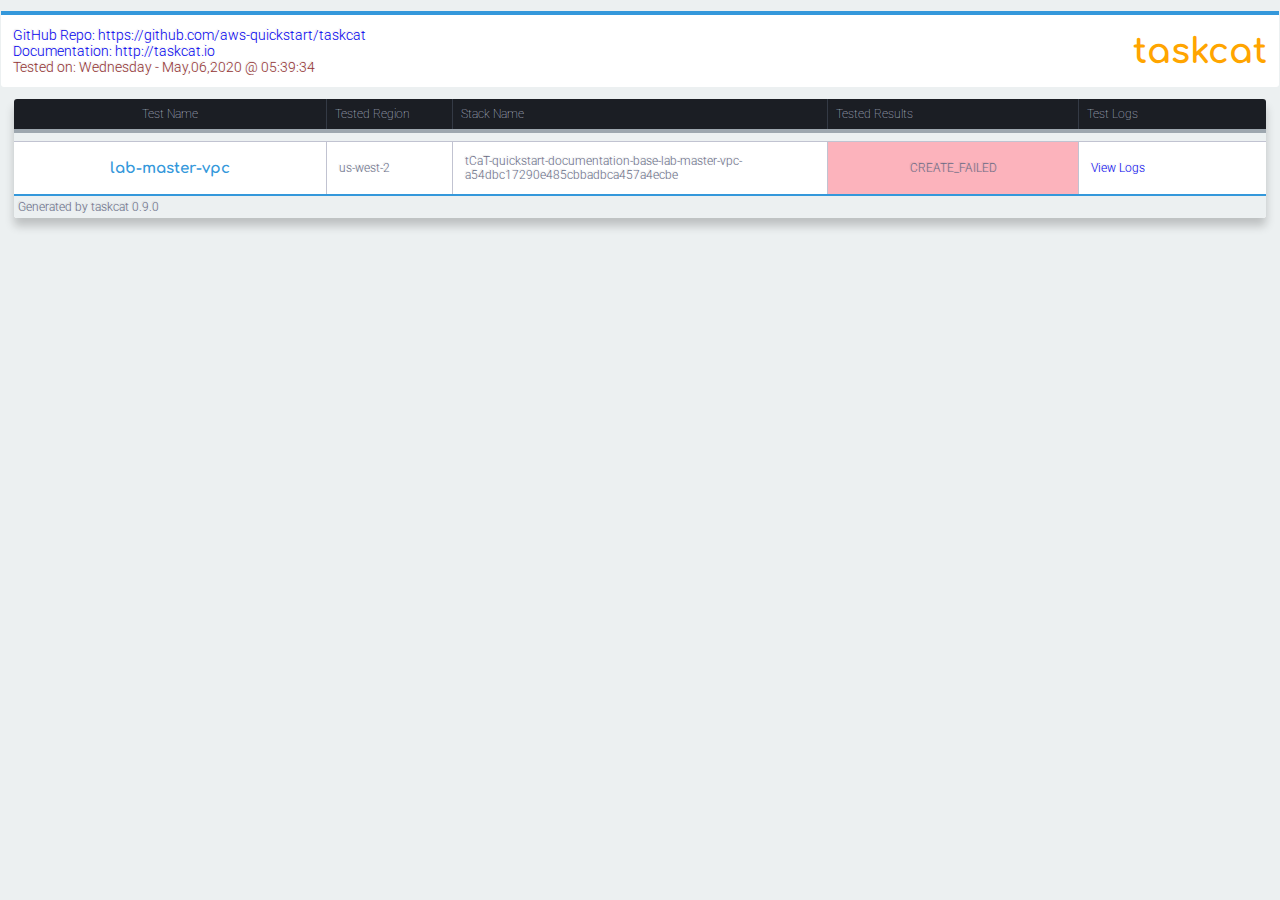
<file: taskcat_outputs/index.html>
<head>
    <meta charset="utf-8" />
    <meta name="viewport" content="width=device-width" />
    <style type="text/css">/*** author: Tony Vattathil avattathil@gmail.com ***/
/*** license: Apache 2.0 ***/

@import url(https://fonts.googleapis.com/css?family=Roboto:400,500,700,300,100);
@import url(https://fonts.googleapis.com/css?family=Comfortaa:700);
html {} body {
    background-color: #ecf0f1;
    font-family: "Roboto", helvetica, arial, sans-serif;
    font-size: 12px;
    font-weight: 200;
    text-rendering: optimizeLegibility;
    margin: 0;
    padding: 1px;
}
div.taskcat-logo {
    display: block;
    margin: auto;
    width: 100%;
    border: 0;
    padding: 0px;
}
div.table-title {
    background: #ecf0f1;
    display: block;
    margin: auto;
    max-width: 100%;
    width: 100%;
}
div.header-table-fill {
    display: block;
    margin: 0;
    max-width: 100%;
}
.taskcat-logo h3 {
    color: orange;
    font-size: 35px;
    margin: 0;
    width: 100%;
    text-align: right;
    font-family: Comfortaa;
    text-shadow: #ffffff 0px 1px 1px;
}
.test-info h3 {
    color: #3498db;
    font-size: 15px;
    margin: 0;
    width: 100%;
    text-align: center;
    font-family: Comfortaa;
    text-shadow: #ffffff 0px 0px 0px;
}

.test-footer td {
    background-color: #ecf0f1;
    padding: 4px;
    margin: auto;
    width: 100%;
    border-top:  2px solid #3498db;
}
.test-footer h3 {
    background-color: #ecf0f1;
    padding: 2px;
    margin: auto;
    width: 100%;
    border-top:  1px solid black;
}
.taskcat-logo td {
    padding: 0px;
    margin: auto;
    width: 100%;
    padding: 5px;
}
.table-title h3 {
    font-size: 20px;
    font-weight: 400;
    font-style: normal;
    font-family: "Roboto", helvetica, arial, sans-serif;
}
.header-table-fill {
    border-radius: 3px;
    border-collapse: collapse;
    margin: auto;
    max-width: 100%;
    padding: 0px;
    width: 100%;
}
.header-table-fill th {
    background: #ecf0f1;
    border-bottom: 4px solid #3498db;
    margin: auto;
    width: 100%;
    padding: 5px;
}
.header-table-fill tr {
    border: 0;
    border-right: none;
}
.header-table-fill td {
    color: #933333;
    font-size: 14px;
    border: 0;
}
.table-fill {
    background: white;
    border-radius: 3px;
    border-collapse: collapse;
    margin: auto;
    max-width: 98%;
    width: 100%;
    box-shadow: 0 8px 10px rgba(0, 0, 0, 0.2);
}
a {
    text-decoration: none;
}
th {
    color: #D5DDE5;
    background: #1b1e24;
    border-bottom: 4px solid #9ea7af;
    border-right: 1px solid #343a45;
    font-size: 12px;
    font-weight: 100;
    padding: 8px;
    text-align: left;
    text-shadow: 0 1px 1px rgba(0, 0, 0, 0.1);
    vertical-align: middle;
}
th:first-child {
    border-top-left-radius: 3px;
}
th:last-child {
    border-top-right-radius: 3px;
    border-right: none;
}
tr {
    border-top: 1px solid #C1C3D1;
    border-bottom: 1px solid #C1C3D1;
    color: #666B85;
    font-size: 16px;
    font-weight: normal;
    text-shadow: 0 1px 1px rgba(256, 256, 256, 0.1);
}
tr:first-child {
    border-top: none;
}
tr:last-child {
    border-bottom: none;
}
tr:last-child td:first-child {
    border-bottom-left-radius: 3px;
}
tr:last-child td:last-child {
    border-bottom-right-radius: 3px;
}
td {
    background: #ffffff;
    padding: 12;
    text-align: left;
    vertical-align: middle;
    font-weight: 300;
    font-size: 12px;
    text-shadow: -1px -1px 1px rgba(0, 0, 0, 0.1);
    border-right: 1px solid #C1C3D1;
}
td.test-green {
    text-align: center;
    background-color: #98FF98;
}
td.test-red {
    text-align: center;
    background-color: #FCB3BC;
}
td:last-child {
    border-right: 0px;
}
th.text-left {
    text-align: left;
}
th.text-center {
    text-align: center;
}
th.text-right {
    text-align: right;
}
td.text-left {
    text-align: left;
}
td.text-center {
    text-align: center;
}
td.text-right {
    text-align: right;
}
</style>
    <title>
        TaskCat Report
    </title>
</head>
<body>
    <table class=header-table-fill>
        <tbody>
            <th colspan=2>
                <tr>
                    <td>
                        <a href="https://github.com/aws-quickstart/taskcat">
                            GitHub Repo: https://github.com/aws-quickstart/taskcat
                            <br />
                        </a>
                        <a href="http://taskcat.io">
                            Documentation: http://taskcat.io
                            <br />
                        </a>
                        Tested on: Wednesday - May,06,2020 @ 05:39:34
                    </td>
                    <td class=taskcat-logo>
                        <h3>
                            taskcat
                        </h3>
                    </td>
                </tr>
            </th>
        </tbody>
    </table>
</body>
<p />
<table class=table-fill>
    <tbody>
        <thread>
            <tr>
                <th class=text-center width=25%>
                    Test Name
                </th>
                <th class=text-left width=10%>
                    Tested Region
                </th>
                <th class=text-left width=30%>
                    Stack Name
                </th>
                <th class=text-left width=20%>
                    Tested Results
                </th>
                <th class=text-left width=15%>
                    Test Logs
                </th>
                <tr class= test-footer>
                    <td colspan=5></td>
                </tr>
                <tr>
                    <td class=test-info>
                        <h3>
                            lab-master-vpc
                        </h3>
                    </td>
                    <td class=text-left>
                        us-west-2
                    </td>
                    <td class=text-left>
                        tCaT-quickstart-documentation-base-lab-master-vpc-a54dbc17290e485cbbadbca457a4ecbe
                    </td>
                    <td class=test-red>
                        CREATE_FAILED
                    </td>
                    <td class=text-left>
                        <a href="tCaT-quickstart-documentation-base-lab-master-vpc-a54dbc17290e485cbbadbca457a4ecbe-us-west-2-cfnlogs.txt">
                            View Logs 
                        </a>
                    </td>
                </tr>
                <tr class= test-footer>
                    <td colspan=5>
                        Generated by taskcat 0.9.0
                    </td>
                </tr>
            </tr>
            <p />
        </thread>
    </tbody>
</table>
</file>
